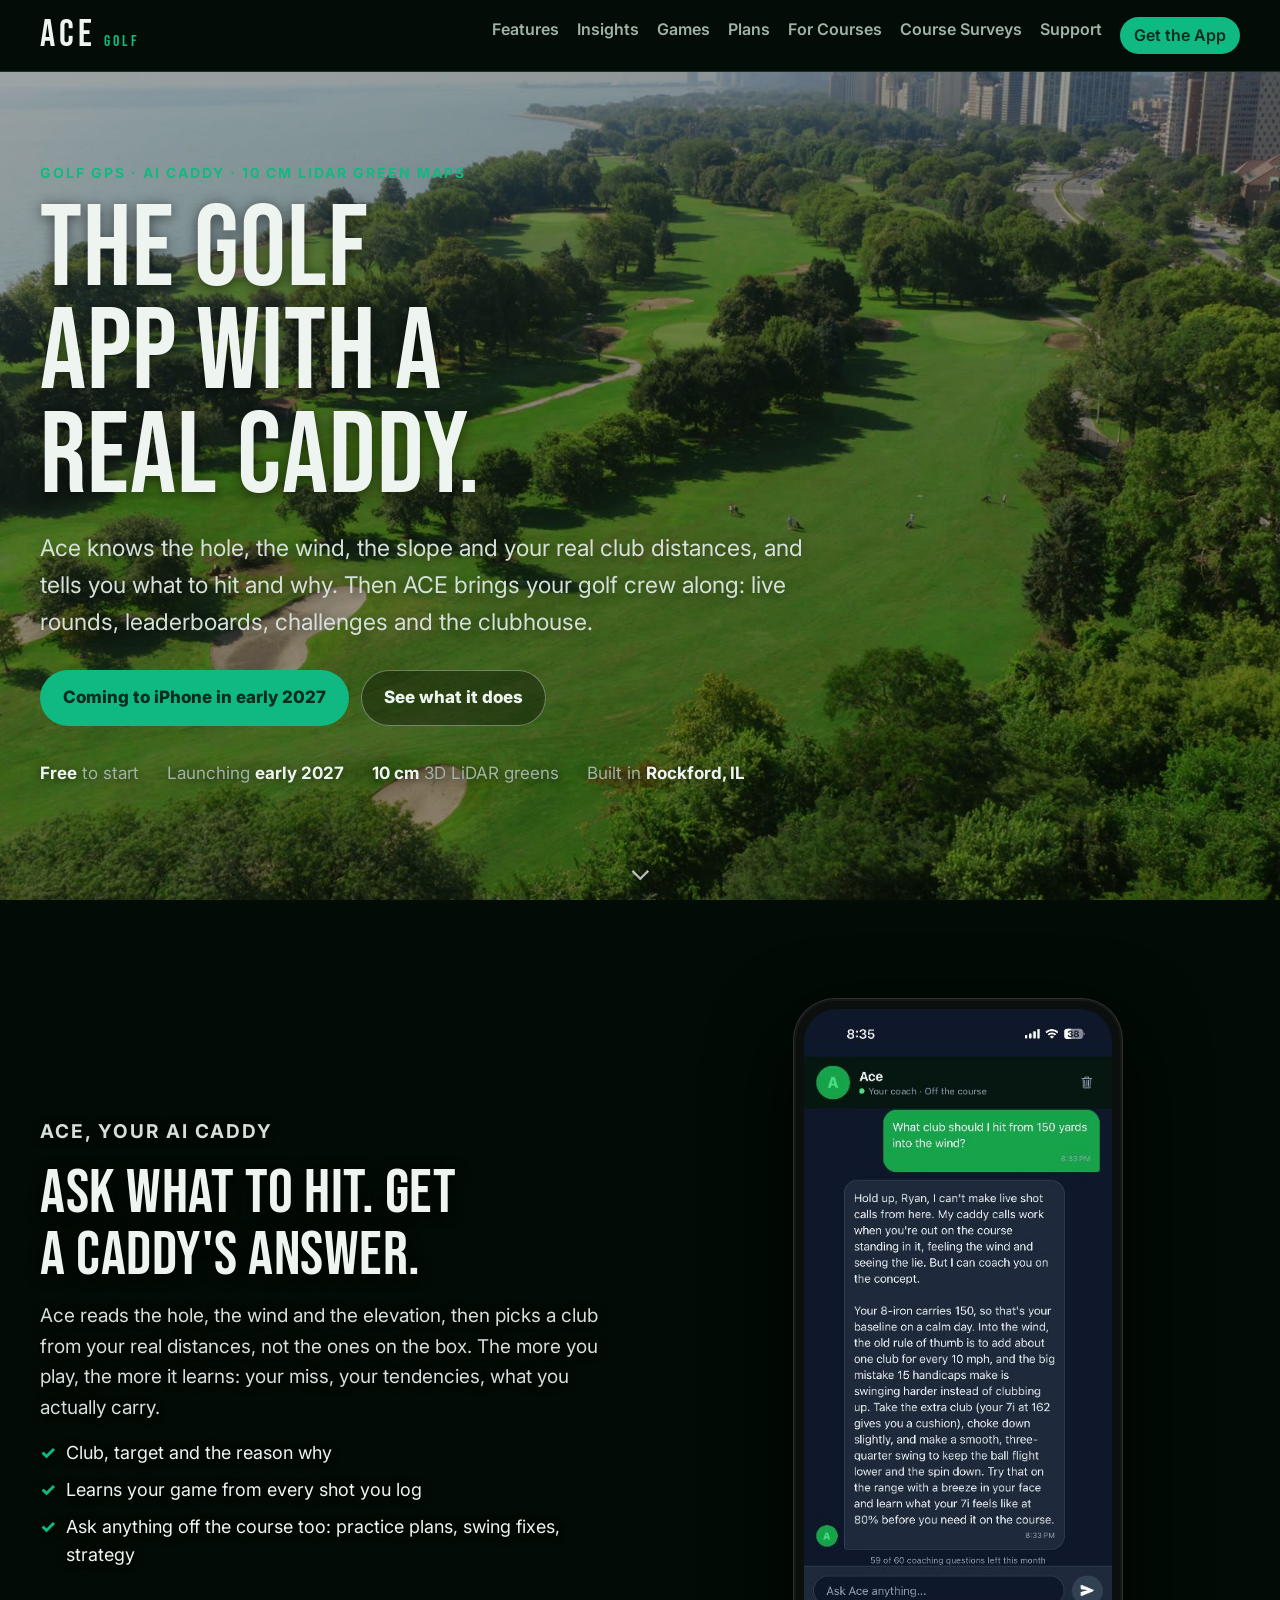
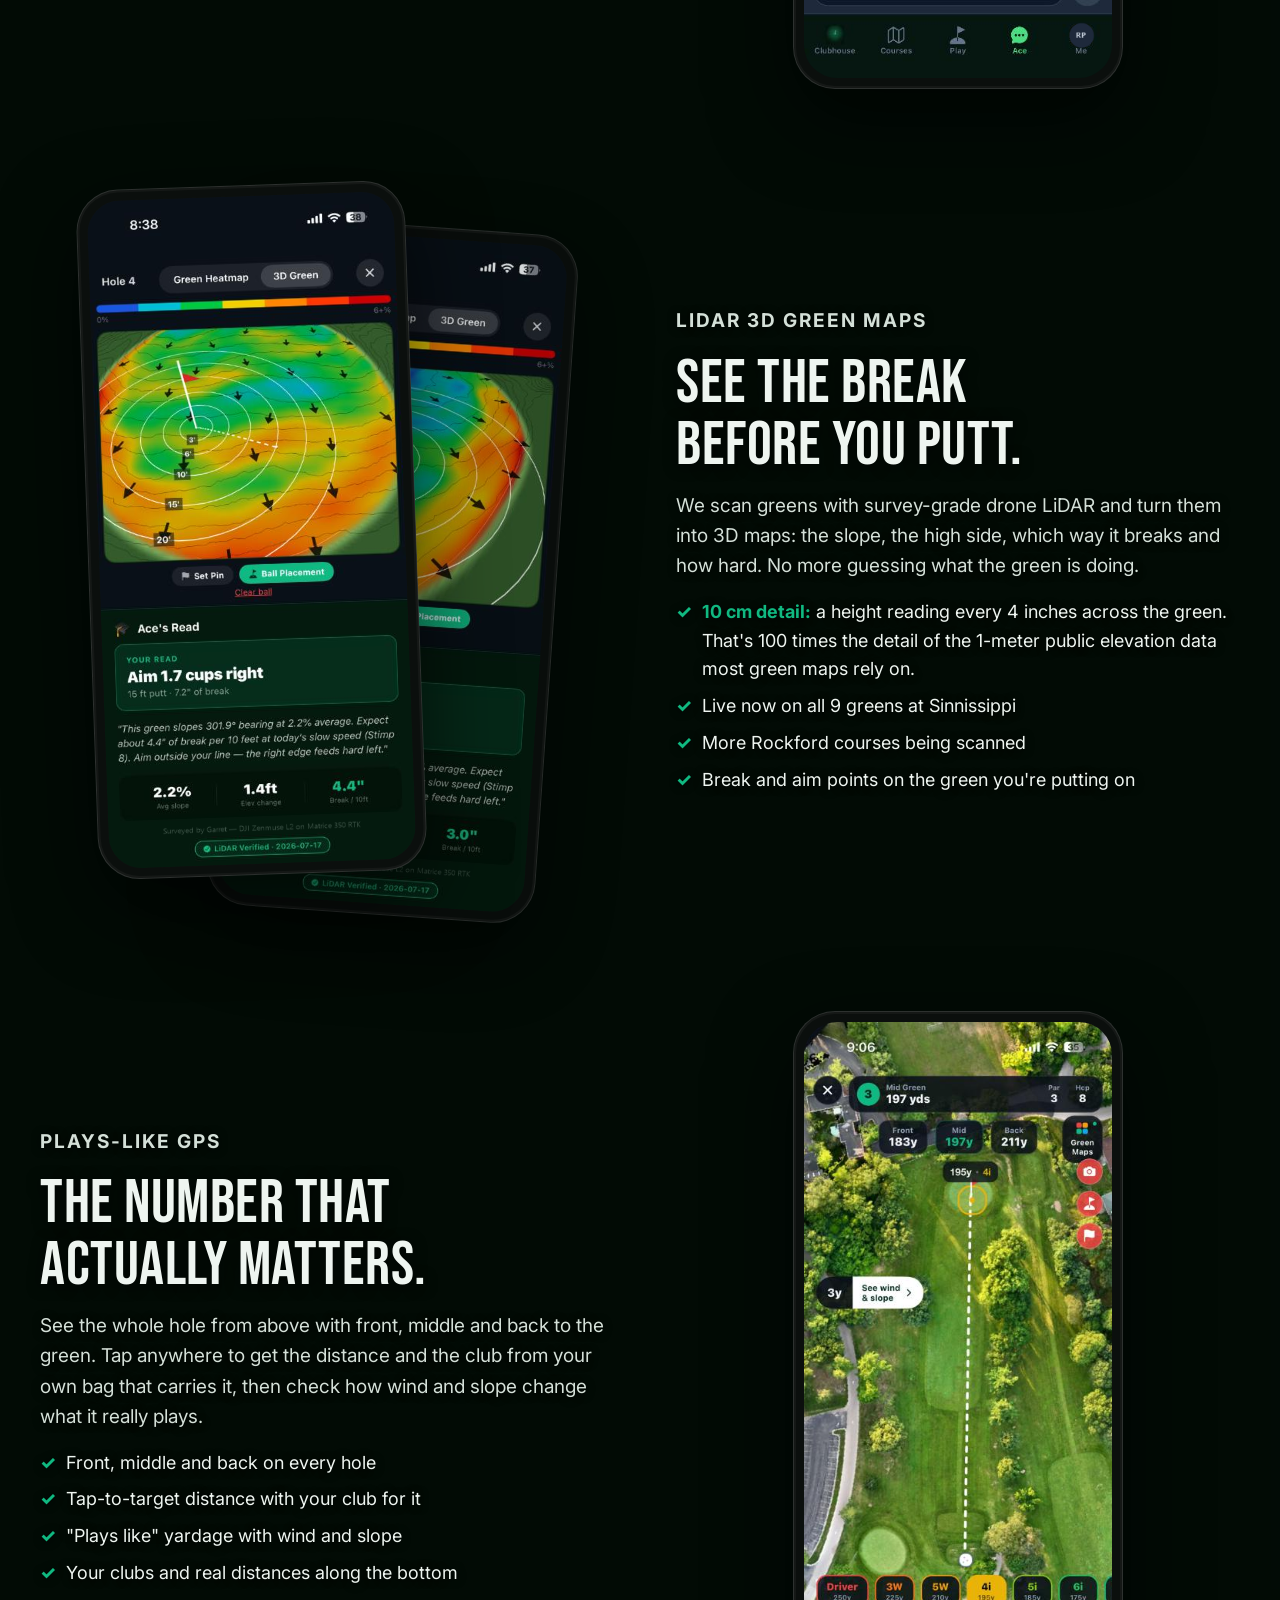
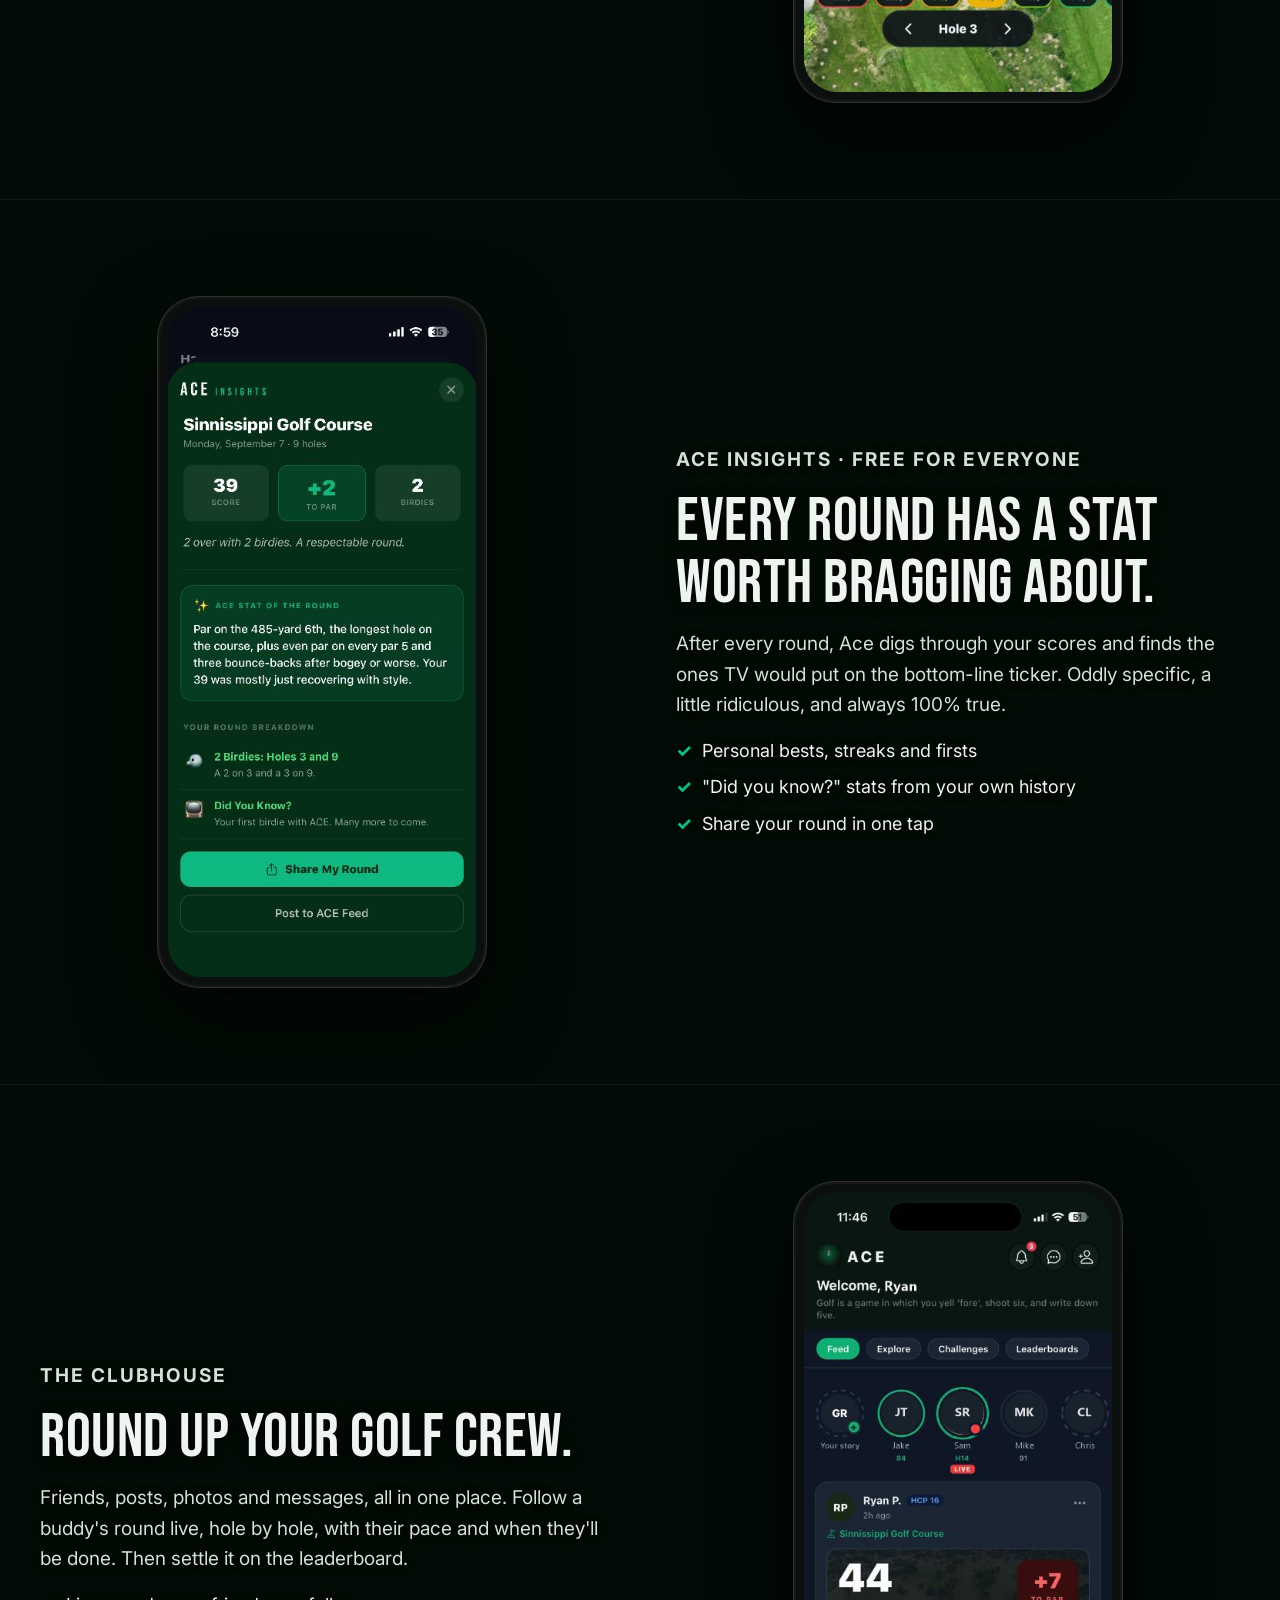
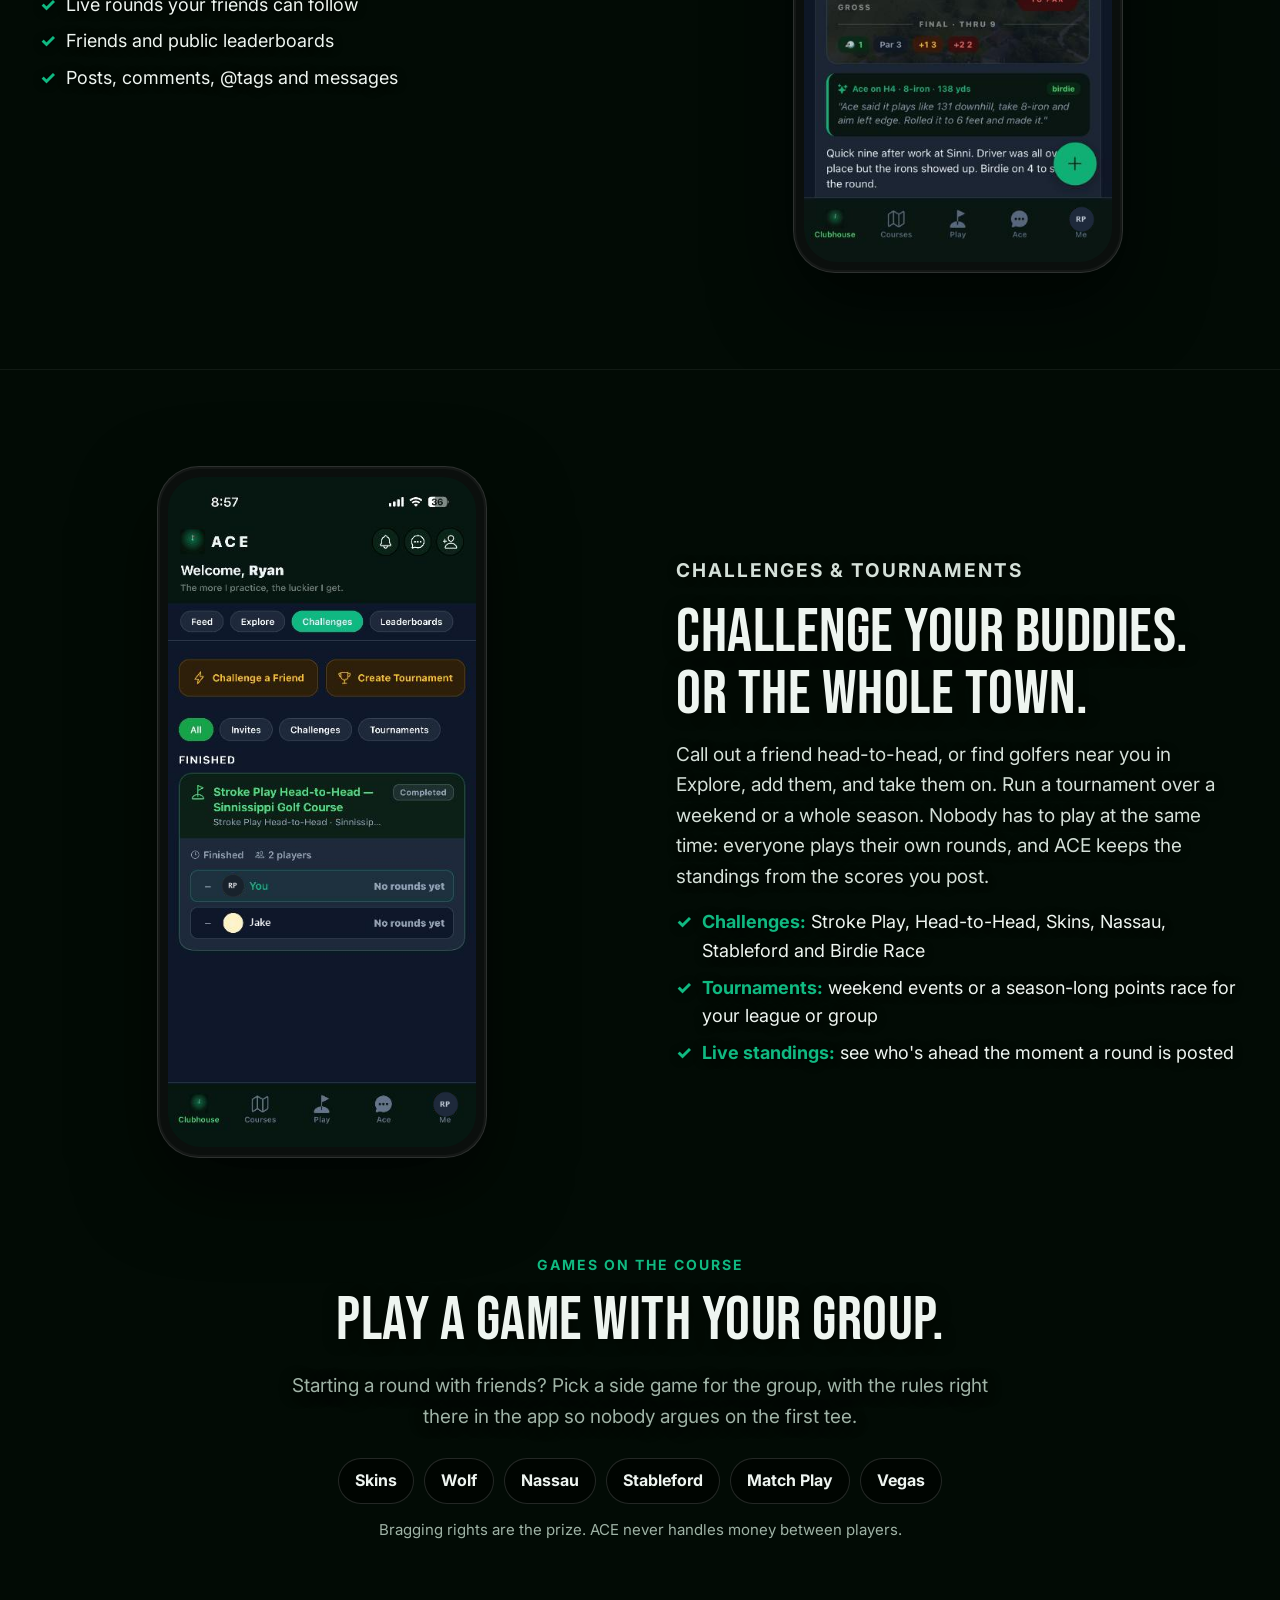
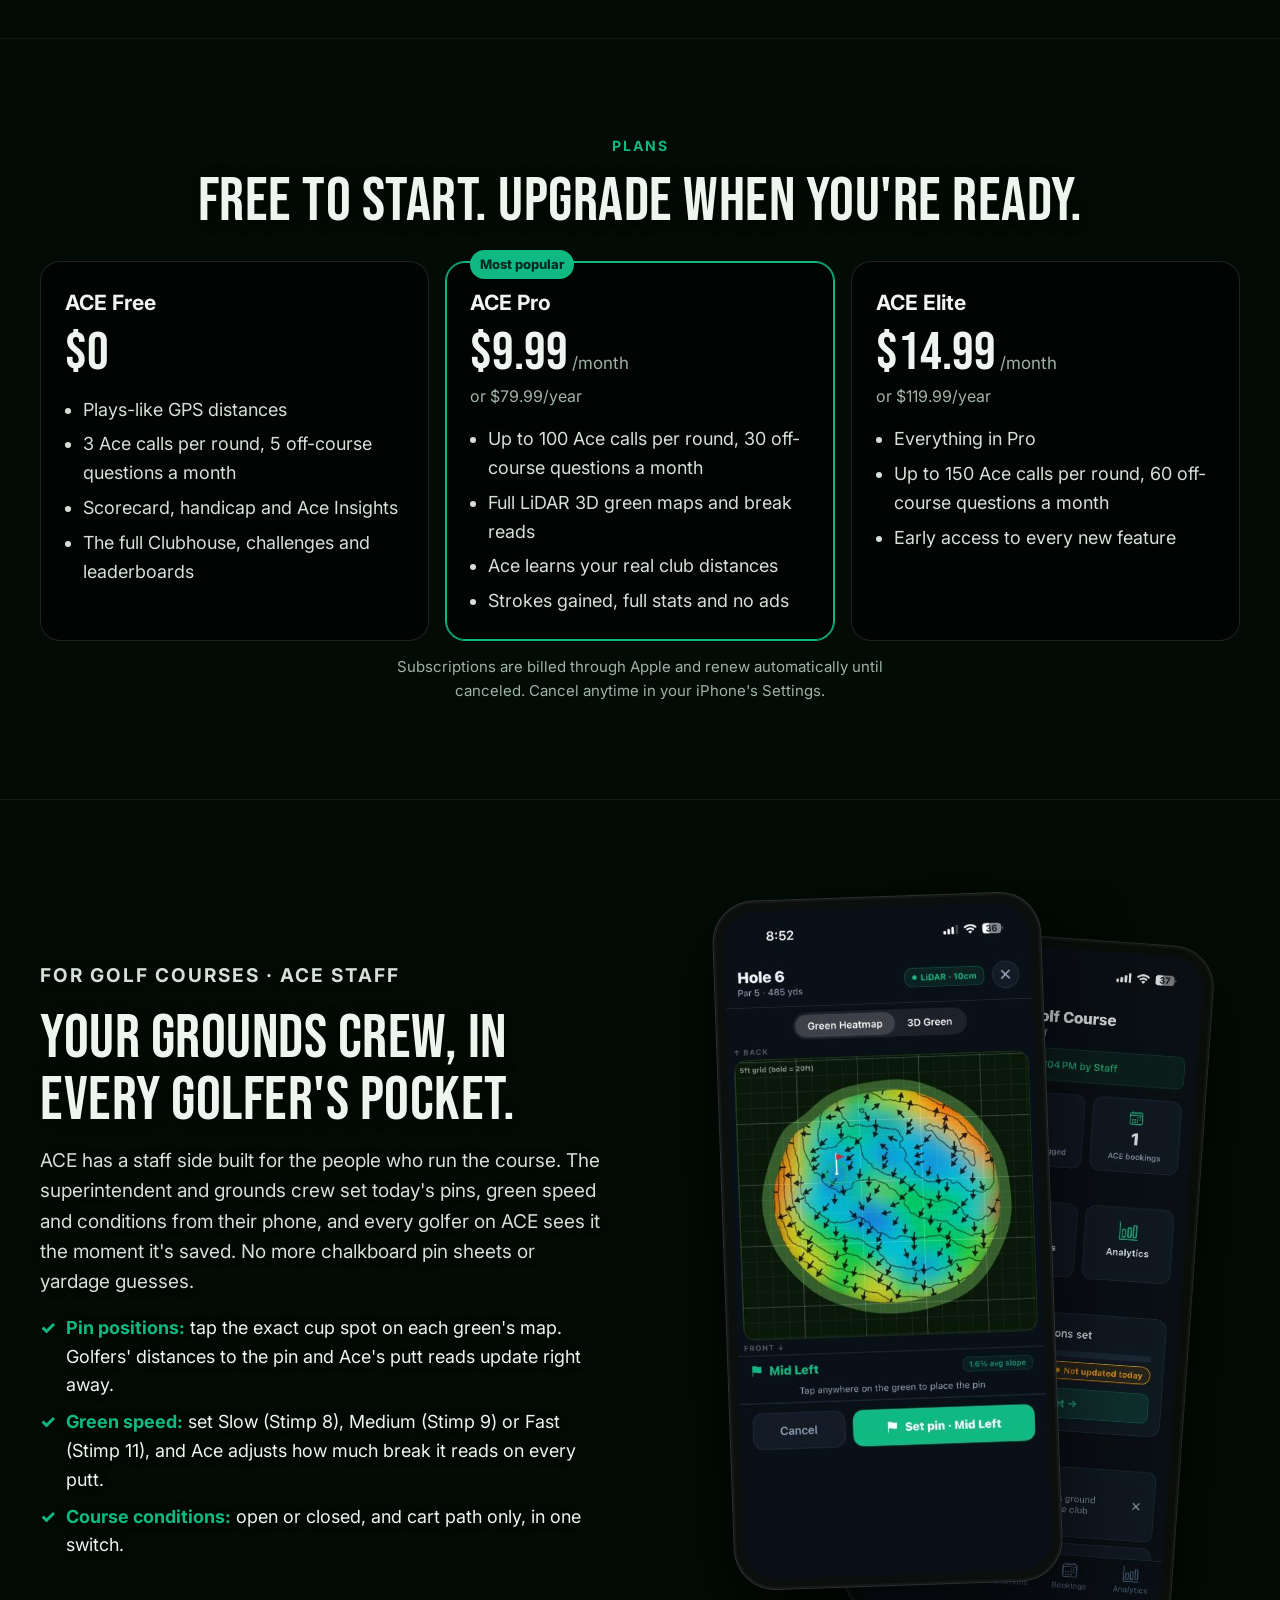
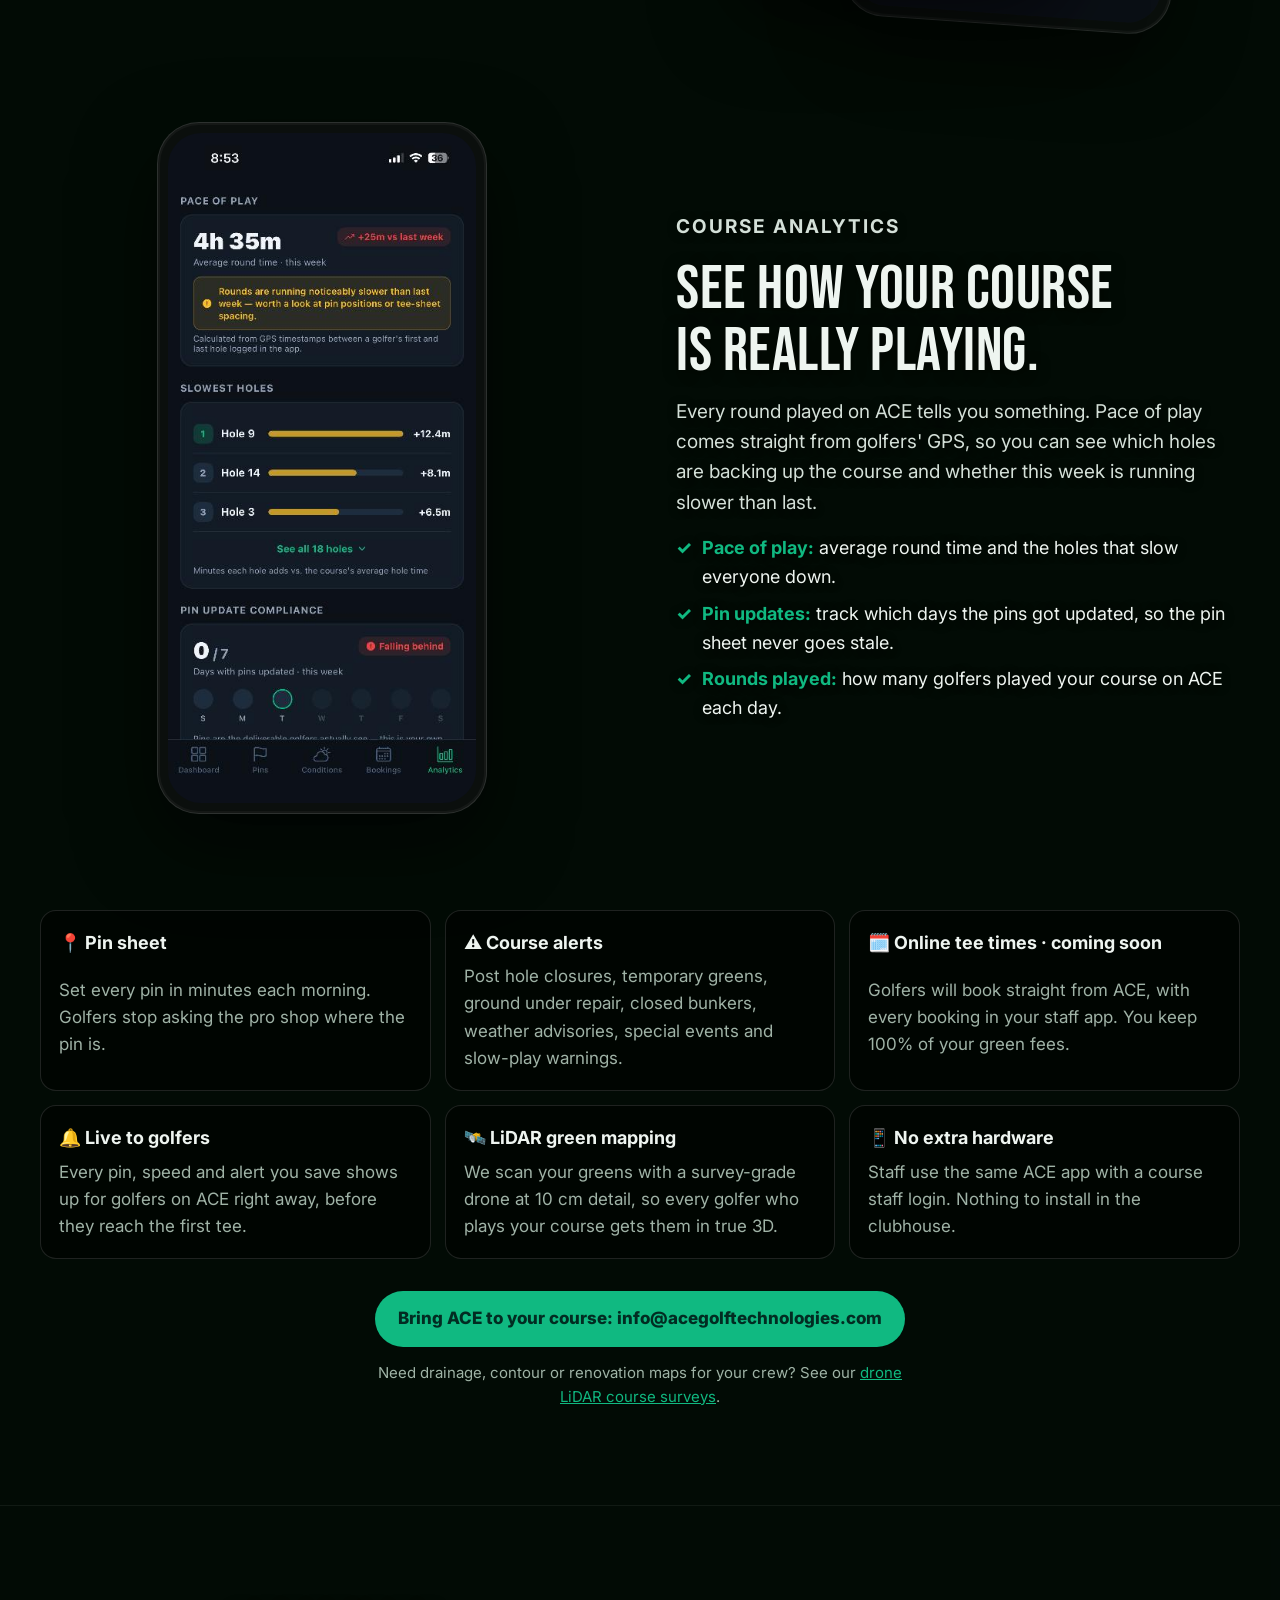
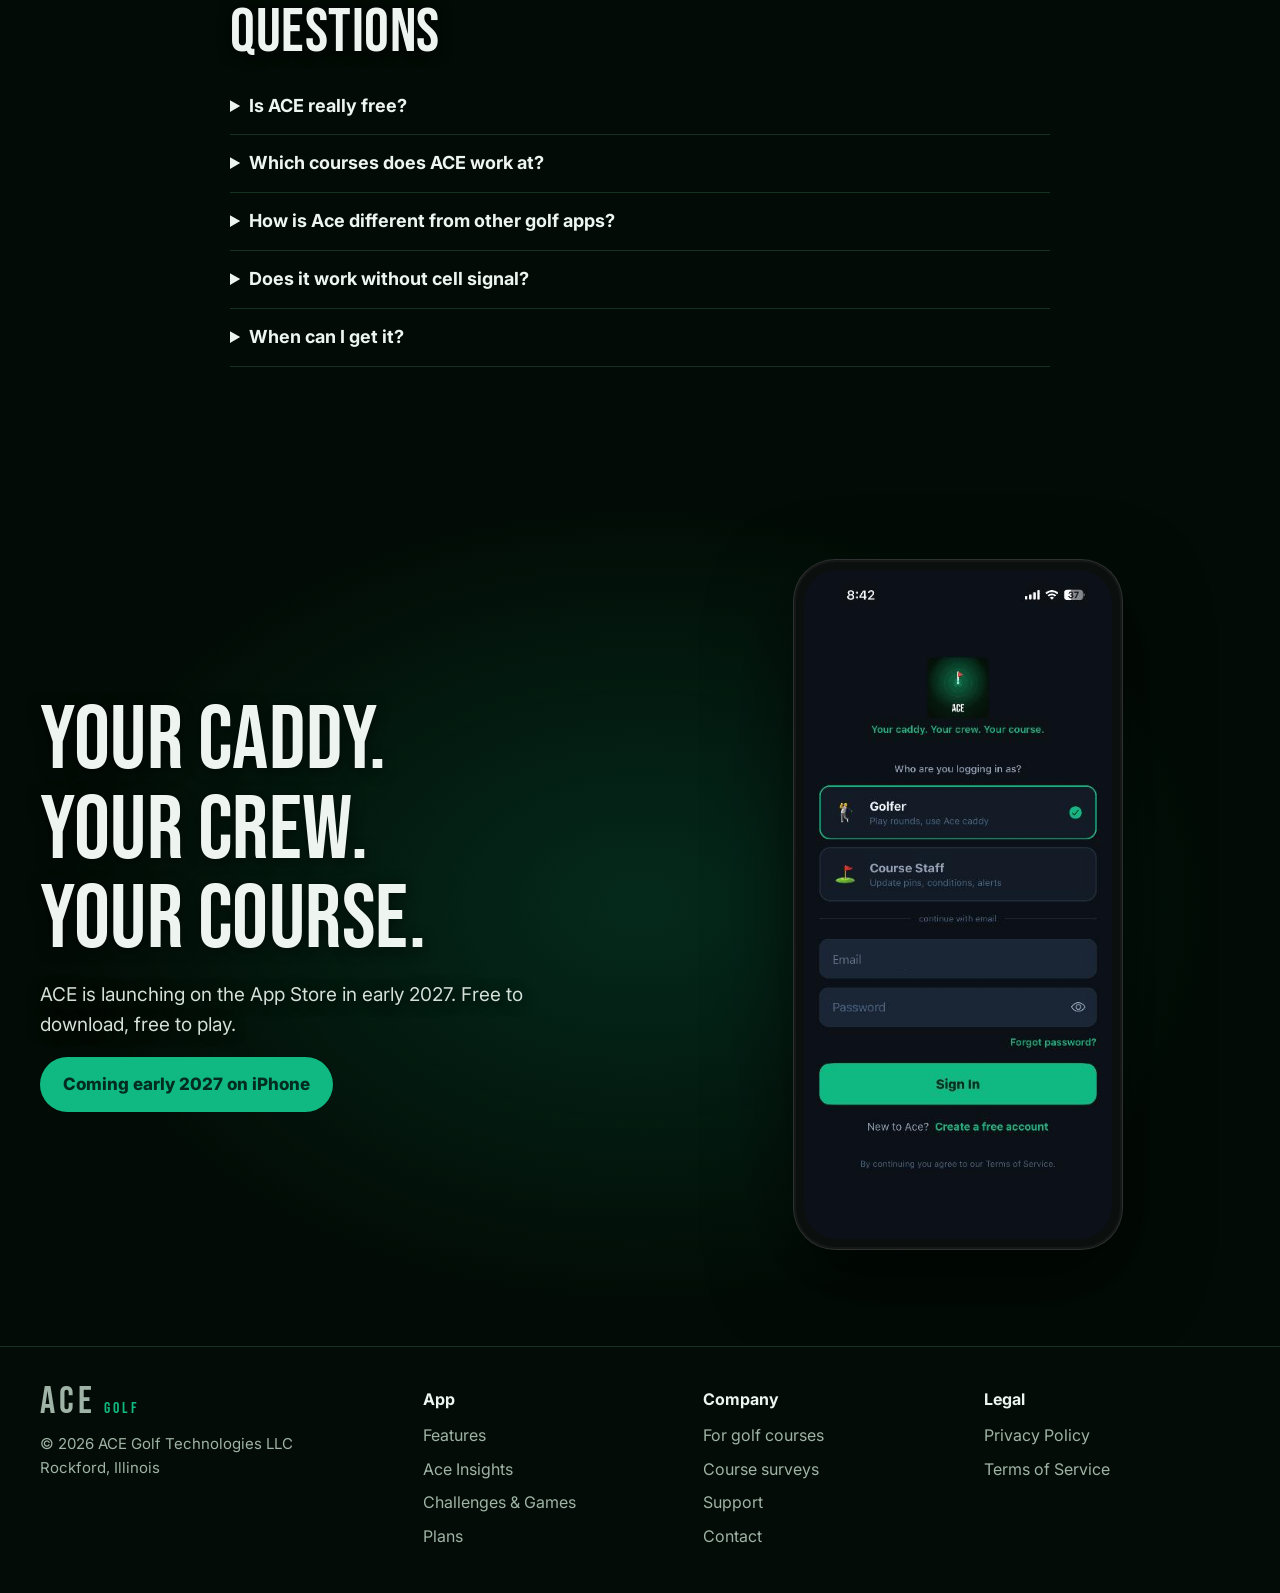
<file: index.html>
<!doctype html>
<html lang="en">
<head>
  <meta charset="utf-8">
  <meta name="viewport" content="width=device-width, initial-scale=1, viewport-fit=cover">
  <title>ACE Golf — The golf app with a real caddy</title>
  <meta name="description" content="ACE is the golf app with an AI caddy, 10 cm LiDAR 3D green maps, plays-like GPS distances, scoring, stats, Ace Insights and a clubhouse for your golf crew. Built in Rockford, Illinois.">
  <link rel="preconnect" href="https://fonts.googleapis.com">
  <link rel="preconnect" href="https://fonts.gstatic.com" crossorigin>
  <link rel="stylesheet" href="https://fonts.googleapis.com/css2?family=Bebas+Neue&family=Inter:wght@400;600;700;800&display=swap">
  <link rel="stylesheet" href="styles.css">
  <link rel="icon" type="image/png" href="/media/favicon.png">
  <link rel="apple-touch-icon" href="/media/apple-touch-icon.png">
  <meta name="theme-color" content="#030c06">
  <link rel="canonical" href="https://acegolftechnologies.com/">
  <meta property="og:type" content="website">
  <meta property="og:site_name" content="ACE Golf">
  <meta property="og:title" content="ACE Golf: the golf app with a real caddy">
  <meta property="og:description" content="An AI caddy, 10 cm LiDAR 3D green maps, plays-like GPS, Ace Insights, challenges and a clubhouse for your golf crew. Built in Rockford, Illinois.">
  <meta property="og:url" content="https://acegolftechnologies.com/">
  <meta property="og:image" content="https://acegolftechnologies.com/media/og-image.jpg">
  <meta property="og:image:width" content="1200">
  <meta property="og:image:height" content="630">
  <meta name="twitter:card" content="summary_large_image">
</head>
<body class="page-home">
  <header class="site-header">
    <div class="wrap">
      <a class="brand" href="index.html"><span class="brand-mark">ACE</span><span class="brand-sub">GOLF</span></a>
      <nav class="nav" aria-label="Main">
        <a href="#features">Features</a>
        <a href="#insights">Insights</a>
        <a href="#games">Games</a>
        <a href="#plans">Plans</a>
        <a href="#courses">For Courses</a>
        <a href="surveys.html">Course Surveys</a>
        <a href="support.html">Support</a>
        <a class="nav-cta" href="#get">Get the App</a>
      </nav>
    </div>
  </header>

  <main>
    <!-- ── Hero: full-screen course flyover ─────────────── -->
    <section class="hero">
      <div class="hero-video" aria-hidden="true">
        <video autoplay muted loop playsinline preload="auto" poster="media/course-poster.jpg">
          <source src="media/course-flyover.mp4" type="video/mp4">
        </video>
      </div>
      <div class="wrap hero-inner">
      <p class="eyebrow">Golf GPS · AI caddy · 10 cm LiDAR green maps</p>
      <h1>The golf app with a real caddy.</h1>
      <p class="lede">Ace knows the hole, the wind, the slope and your real club distances, and tells you what to hit and why. Then ACE brings your golf crew along: live rounds, leaderboards, challenges and the clubhouse.</p>
      <div class="cta-row">
        <a class="btn btn-primary" href="#get">Coming to iPhone in early 2027</a>
        <a class="btn btn-ghost" href="#features">See what it does</a>
      </div>
      <ul class="proof" aria-label="ACE at a glance">
        <li><strong>Free</strong> to start</li>
        <li>Launching <strong>early 2027</strong></li>
        <li><strong>10 cm</strong> 3D LiDAR greens</li>
        <li>Built in <strong>Rockford, IL</strong></li>
      </ul>
      </div>
      <a class="scroll-hint" href="#features" aria-label="Scroll to features">⌄</a>
    </section>

    <!-- ── Feature rows ─────────────────────────────────── -->
    <section id="features" class="section">
    <div class="wrap rows">

      <div class="row">
        <div class="row-text">
          <p class="eyebrow">Ace, your AI caddy</p>
          <h2>Ask what to hit. Get a caddy's answer.</h2>
          <p>Ace reads the hole, the wind and the elevation, then picks a club from your real distances, not the ones on the box. The more you play, the more it learns: your miss, your tendencies, what you actually carry.</p>
          <ul class="ticks"><li>Club, target and the reason why</li><li>Learns your game from every shot you log</li><li>Ask anything off the course too: practice plans, swing fixes, strategy</li></ul>
        </div>
        <div class="phone shot">
          <img src="media/screens/ace-chat.png" width="400" height="870" loading="lazy" alt="Ace chat in the ACE app: a golfer asks what club to hit from 150 yards into the wind, and Ace explains clubbing up from their 8-iron to their 7-iron.">
        </div>
      </div>

      <div class="row flip">
        <div class="row-text">
          <p class="eyebrow">LiDAR 3D green maps</p>
          <h2>See the break before you putt.</h2>
          <p>We scan greens with survey-grade drone LiDAR and turn them into 3D maps: the slope, the high side, which way it breaks and how hard. No more guessing what the green is doing.</p>
          <ul class="ticks"><li><b>10 cm detail:</b> a height reading every 4 inches across the green. That's 100 times the detail of the 1-meter public elevation data most green maps rely on.</li><li>Live now on all 9 greens at Sinnissippi</li><li>More Rockford courses being scanned</li><li>Break and aim points on the green you're putting on</li></ul>
        </div>
        <div class="phone-pair">
          <div class="phone shot back">
            <img src="media/screens/green-hole8.png" width="400" height="870" loading="lazy" alt="LiDAR 3D green map of Sinnissippi hole 8, with Ace's read: aim half a cup left on an 18-foot putt.">
          </div>
          <div class="phone shot front">
            <img src="media/screens/green-hole4.png" width="400" height="870" loading="lazy" alt="LiDAR 3D green map of Sinnissippi hole 4 showing slope colors and break arrows, with Ace's read: aim 1.7 cups right on a 15-foot putt.">
          </div>
        </div>
      </div>

      <div class="row">
        <div class="row-text">
          <p class="eyebrow">Plays-like GPS</p>
          <h2>The number that actually matters.</h2>
          <p>See the whole hole from above with front, middle and back to the green. Tap anywhere to get the distance and the club from your own bag that carries it, then check how wind and slope change what it really plays.</p>
          <ul class="ticks"><li>Front, middle and back on every hole</li><li>Tap-to-target distance with your club for it</li><li>"Plays like" yardage with wind and slope</li><li>Your clubs and real distances along the bottom</li></ul>
        </div>
        <div class="phone shot">
          <img src="media/screens/hole-gps.png" width="400" height="870" loading="lazy" alt="ACE GPS on hole 3, a 197-yard par 3, shown from above with front, middle and back yardages, a target at 195 yards marked 4-iron, and the golfer's clubs with their distances.">
        </div>
      </div>
    </div>
    </section>

    <!-- ── Insights ─────────────────────────────────────── -->
    <section id="insights" class="section alt">
      <div class="wrap row flip">
        <div class="row-text">
          <p class="eyebrow">Ace Insights · free for everyone</p>
          <h2>Every round has a stat worth bragging about.</h2>
          <p>After every round, Ace digs through your scores and finds the ones TV would put on the bottom-line ticker. Oddly specific, a little ridiculous, and always 100% true.</p>
          <ul class="ticks"><li>Personal bests, streaks and firsts</li><li>"Did you know?" stats from your own history</li><li>Share your round in one tap</li></ul>
        </div>
        <div class="phone shot">
          <img src="media/screens/insights.png" width="400" height="870" loading="lazy" alt="Ace Insights after a 9-hole round at Sinnissippi: a 39, two over par with two birdies, and the Ace stat of the round about parring the 485-yard 6th.">
        </div>
      </div>
    </section>

    <!-- ── Clubhouse ────────────────────────────────────── -->
    <section class="section">
      <div class="wrap row">
        <div class="row-text">
          <p class="eyebrow">The Clubhouse</p>
          <h2>Round up your golf crew.</h2>
          <p>Friends, posts, photos and messages, all in one place. Follow a buddy's round live, hole by hole, with their pace and when they'll be done. Then settle it on the leaderboard.</p>
          <ul class="ticks"><li>Live rounds your friends can follow</li><li>Friends and public leaderboards</li><li>Posts, comments, @tags and messages</li></ul>
        </div>
        <div class="phone shot">
          <img src="media/screens/clubhouse.png" width="400" height="870" loading="lazy" alt="The ACE Clubhouse feed: friends' stories along the top with one golfer live on hole 14, and a posted 9-hole round of 44 at Sinnissippi with the Ace call that led to a birdie.">
        </div>
      </div>
    </section>

    <!-- ── Games ────────────────────────────────────────── -->
    <section id="games" class="section alt">
    <div class="wrap rows">
      <div class="row flip">
        <div class="row-text">
          <p class="eyebrow">Challenges &amp; tournaments</p>
          <h2>Challenge your buddies. Or the whole town.</h2>
          <p>Call out a friend head-to-head, or find golfers near you in Explore, add them, and take them on. Run a tournament over a weekend or a whole season. Nobody has to play at the same time: everyone plays their own rounds, and ACE keeps the standings from the scores you post.</p>
          <ul class="ticks">
            <li><b>Challenges:</b> Stroke Play, Head-to-Head, Skins, Nassau, Stableford and Birdie Race</li>
            <li><b>Tournaments:</b> weekend events or a season-long points race for your league or group</li>
            <li><b>Live standings:</b> see who's ahead the moment a round is posted</li>
          </ul>
        </div>
        <div class="phone shot">
          <img src="media/screens/challenges.png" width="400" height="870" loading="lazy" alt="The Challenges tab in the ACE Clubhouse, with buttons to challenge a friend or create a tournament, and a finished stroke play head-to-head at Sinnissippi Golf Course.">
        </div>
      </div>

      <div class="center-block games-block">
        <p class="eyebrow">Games on the course</p>
        <h2>Play a game with your group.</h2>
        <p class="lede narrow">Starting a round with friends? Pick a side game for the group, with the rules right there in the app so nobody argues on the first tee.</p>
        <ul class="games">
          <li>Skins</li><li>Wolf</li><li>Nassau</li><li>Stableford</li><li>Match Play</li><li>Vegas</li>
        </ul>
        <p class="fine">Bragging rights are the prize. ACE never handles money between players.</p>
      </div>
    </div>
    </section>

    <!-- ── Plans ────────────────────────────────────────── -->
    <section id="plans" class="section">
    <div class="wrap center-block">
      <p class="eyebrow">Plans</p>
      <h2>Free to start. Upgrade when you're ready.</h2>
      <div class="plans">
        <div class="plan">
          <h3>ACE Free</h3>
          <p class="price">$0</p>
          <ul>
            <li>Plays-like GPS distances</li>
            <li>3 Ace calls per round, 5 off-course questions a month</li>
            <li>Scorecard, handicap and Ace Insights</li>
            <li>The full Clubhouse, challenges and leaderboards</li>
          </ul>
        </div>
        <div class="plan featured">
          <span class="plan-badge">Most popular</span>
          <h3>ACE Pro</h3>
          <p class="price">$9.99<span>/month</span></p>
          <p class="price-alt">or $79.99/year</p>
          <ul>
            <li>Up to 100 Ace calls per round, 30 off-course questions a month</li>
            <li>Full LiDAR 3D green maps and break reads</li>
            <li>Ace learns your real club distances</li>
            <li>Strokes gained, full stats and no ads</li>
          </ul>
        </div>
        <div class="plan">
          <h3>ACE Elite</h3>
          <p class="price">$14.99<span>/month</span></p>
          <p class="price-alt">or $119.99/year</p>
          <ul>
            <li>Everything in Pro</li>
            <li>Up to 150 Ace calls per round, 60 off-course questions a month</li>
            <li>Early access to every new feature</li>
          </ul>
        </div>
      </div>
      <p class="fine">Subscriptions are billed through Apple and renew automatically until canceled. Cancel anytime in your iPhone's Settings.</p>
    </div>
    </section>

    <!-- ── For courses ──────────────────────────────────── -->
    <section id="courses" class="section alt">
    <div class="wrap rows">
      <div class="row">
        <div class="row-text">
          <p class="eyebrow">For golf courses · ACE Staff</p>
          <h2>Your grounds crew, in every golfer's pocket.</h2>
          <p>ACE has a staff side built for the people who run the course. The superintendent and grounds crew set today's pins, green speed and conditions from their phone, and every golfer on ACE sees it the moment it's saved. No more chalkboard pin sheets or yardage guesses.</p>
          <ul class="ticks">
            <li><b>Pin positions:</b> tap the exact cup spot on each green's map. Golfers' distances to the pin and Ace's putt reads update right away.</li>
            <li><b>Green speed:</b> set Slow (Stimp 8), Medium (Stimp 9) or Fast (Stimp 11), and Ace adjusts how much break it reads on every putt.</li>
            <li><b>Course conditions:</b> open or closed, and cart path only, in one switch.</li>
          </ul>
        </div>
        <div class="phone-pair">
          <div class="phone shot back">
            <img src="media/screens/staff-dashboard.png" width="400" height="870" loading="lazy" alt="The ACE staff dashboard for Sinnissippi Golf Course, with quick actions for pins, conditions and analytics, pin sheet progress and active course alerts.">
          </div>
          <div class="phone shot front">
            <img src="media/screens/staff-pin.png" width="400" height="870" loading="lazy" alt="Setting the pin on hole 6 in the ACE staff app: the LiDAR green heatmap with slope arrows, a flag placed mid left, and a Set pin button.">
          </div>
        </div>
      </div>

      <div class="row flip">
        <div class="row-text">
          <p class="eyebrow">Course analytics</p>
          <h2>See how your course is really playing.</h2>
          <p>Every round played on ACE tells you something. Pace of play comes straight from golfers' GPS, so you can see which holes are backing up the course and whether this week is running slower than last.</p>
          <ul class="ticks">
            <li><b>Pace of play:</b> average round time and the holes that slow everyone down.</li>
            <li><b>Pin updates:</b> track which days the pins got updated, so the pin sheet never goes stale.</li>
            <li><b>Rounds played:</b> how many golfers played your course on ACE each day.</li>
          </ul>
        </div>
        <div class="phone shot">
          <img src="media/screens/staff-analytics.png" width="400" height="870" loading="lazy" alt="ACE staff analytics showing average pace of play, the slowest holes, and pin update compliance for the week.">
        </div>
      </div>

      <div class="staff-more">
      <div class="course-grid">
        <div class="mini-card"><b>📍 Pin sheet</b><span>Set every pin in minutes each morning. Golfers stop asking the pro shop where the pin is.</span></div>
        <div class="mini-card"><b>⚠️ Course alerts</b><span>Post hole closures, temporary greens, ground under repair, closed bunkers, weather advisories, special events and slow-play warnings.</span></div>
        <div class="mini-card"><b>🗓️ Online tee times · coming soon</b><span>Golfers will book straight from ACE, with every booking in your staff app. You keep 100% of your green fees.</span></div>
        <div class="mini-card"><b>🔔 Live to golfers</b><span>Every pin, speed and alert you save shows up for golfers on ACE right away, before they reach the first tee.</span></div>
        <div class="mini-card"><b>🛰️ LiDAR green mapping</b><span>We scan your greens with a survey-grade drone at 10 cm detail, so every golfer who plays your course gets them in true 3D.</span></div>
        <div class="mini-card"><b>📱 No extra hardware</b><span>Staff use the same ACE app with a course staff login. Nothing to install in the clubhouse.</span></div>
      </div>
      <div class="center-cta">
        <a class="btn btn-primary" href="mailto:info@acegolftechnologies.com">Bring ACE to your course: info@acegolftechnologies.com</a>
        <p class="fine">Need drainage, contour or renovation maps for your crew? See our <a href="surveys.html">drone LiDAR course surveys</a>.</p>
      </div>
      </div>
    </div>
    </section>

    <!-- ── FAQ ──────────────────────────────────────────── -->
    <section class="section">
    <div class="wrap faq">
      <h2>Questions</h2>
      <details><summary>Is ACE really free?</summary><p>Yes. GPS distances, scoring, handicap tracking, Ace Insights, the Clubhouse, challenges and a few Ace calls every round are free. Pro and Elite add more Ace, full 3D green maps and deeper stats.</p></details>
      <details><summary>Which courses does ACE work at?</summary><p>ACE launches in early 2027, and we're building out course coverage across the U.S. for launch. LiDAR 3D greens are already live at Sinnissippi in Rockford, Illinois, with more courses being scanned.</p></details>
      <details><summary>How is Ace different from other golf apps?</summary><p>Most apps give you a number. Ace gives you a decision: the club, the target and the reason, based on the elevation, the wind and the distances you actually hit, and it keeps learning your game.</p></details>
      <details><summary>Does it work without cell signal?</summary><p>Your round, scores and shots save on your phone as you play and back up to your account when you're back in signal.</p></details>
      <details><summary>When can I get it?</summary><p>ACE is launching on the App Store for iPhone in early 2027. Email <a href="mailto:info@acegolftechnologies.com">info@acegolftechnologies.com</a> if you'd like to hear when it's out.</p></details>
    </div>
    </section>

    <!-- ── Final CTA ────────────────────────────────────── -->
    <section id="get" class="section final">
    <div class="wrap row final-cta">
      <div class="row-text">
        <h2>Your caddy. Your crew. Your course.</h2>
        <p class="lede">ACE is launching on the App Store in early 2027. Free to download, free to play.</p>
        <span class="btn btn-primary btn-static">Coming early 2027 on iPhone</span>
      </div>
      <div class="phone shot">
        <img src="media/screens/login.png" width="400" height="870" loading="lazy" alt="The ACE app sign-in screen with the tagline: Your caddy. Your crew. Your course.">
      </div>
    </div>
    </section>
  </main>

  <footer class="site-footer">
    <div class="wrap footer-cols">
      <div>
        <a class="brand" href="index.html"><span class="brand-mark">ACE</span><span class="brand-sub">GOLF</span></a>
        <p class="foot-note">© 2026 ACE Golf Technologies LLC<br>Rockford, Illinois</p>
      </div>
      <div>
        <h4>App</h4>
        <a href="#features">Features</a>
        <a href="#insights">Ace Insights</a>
        <a href="#games">Challenges &amp; Games</a>
        <a href="#plans">Plans</a>
      </div>
      <div>
        <h4>Company</h4>
        <a href="#courses">For golf courses</a>
        <a href="surveys.html">Course surveys</a>
        <a href="support.html">Support</a>
        <a href="mailto:info@acegolftechnologies.com">Contact</a>
      </div>
      <div>
        <h4>Legal</h4>
        <a href="privacy.html">Privacy Policy</a>
        <a href="terms.html">Terms of Service</a>
      </div>
    </div>
  </footer>
  <button class="to-top" type="button" aria-label="Back to top" hidden>↑</button>
  <script>
    (function () {
      var btn = document.querySelector('.to-top');
      var onScroll = function () { btn.hidden = window.scrollY < 600; };
      window.addEventListener('scroll', onScroll, { passive: true });
      onScroll();
      btn.addEventListener('click', function () {
        var reduce = window.matchMedia('(prefers-reduced-motion: reduce)').matches;
        window.scrollTo({ top: 0, behavior: reduce ? 'auto' : 'smooth' });
      });
    })();
  </script>
</body>
</html>
</file>
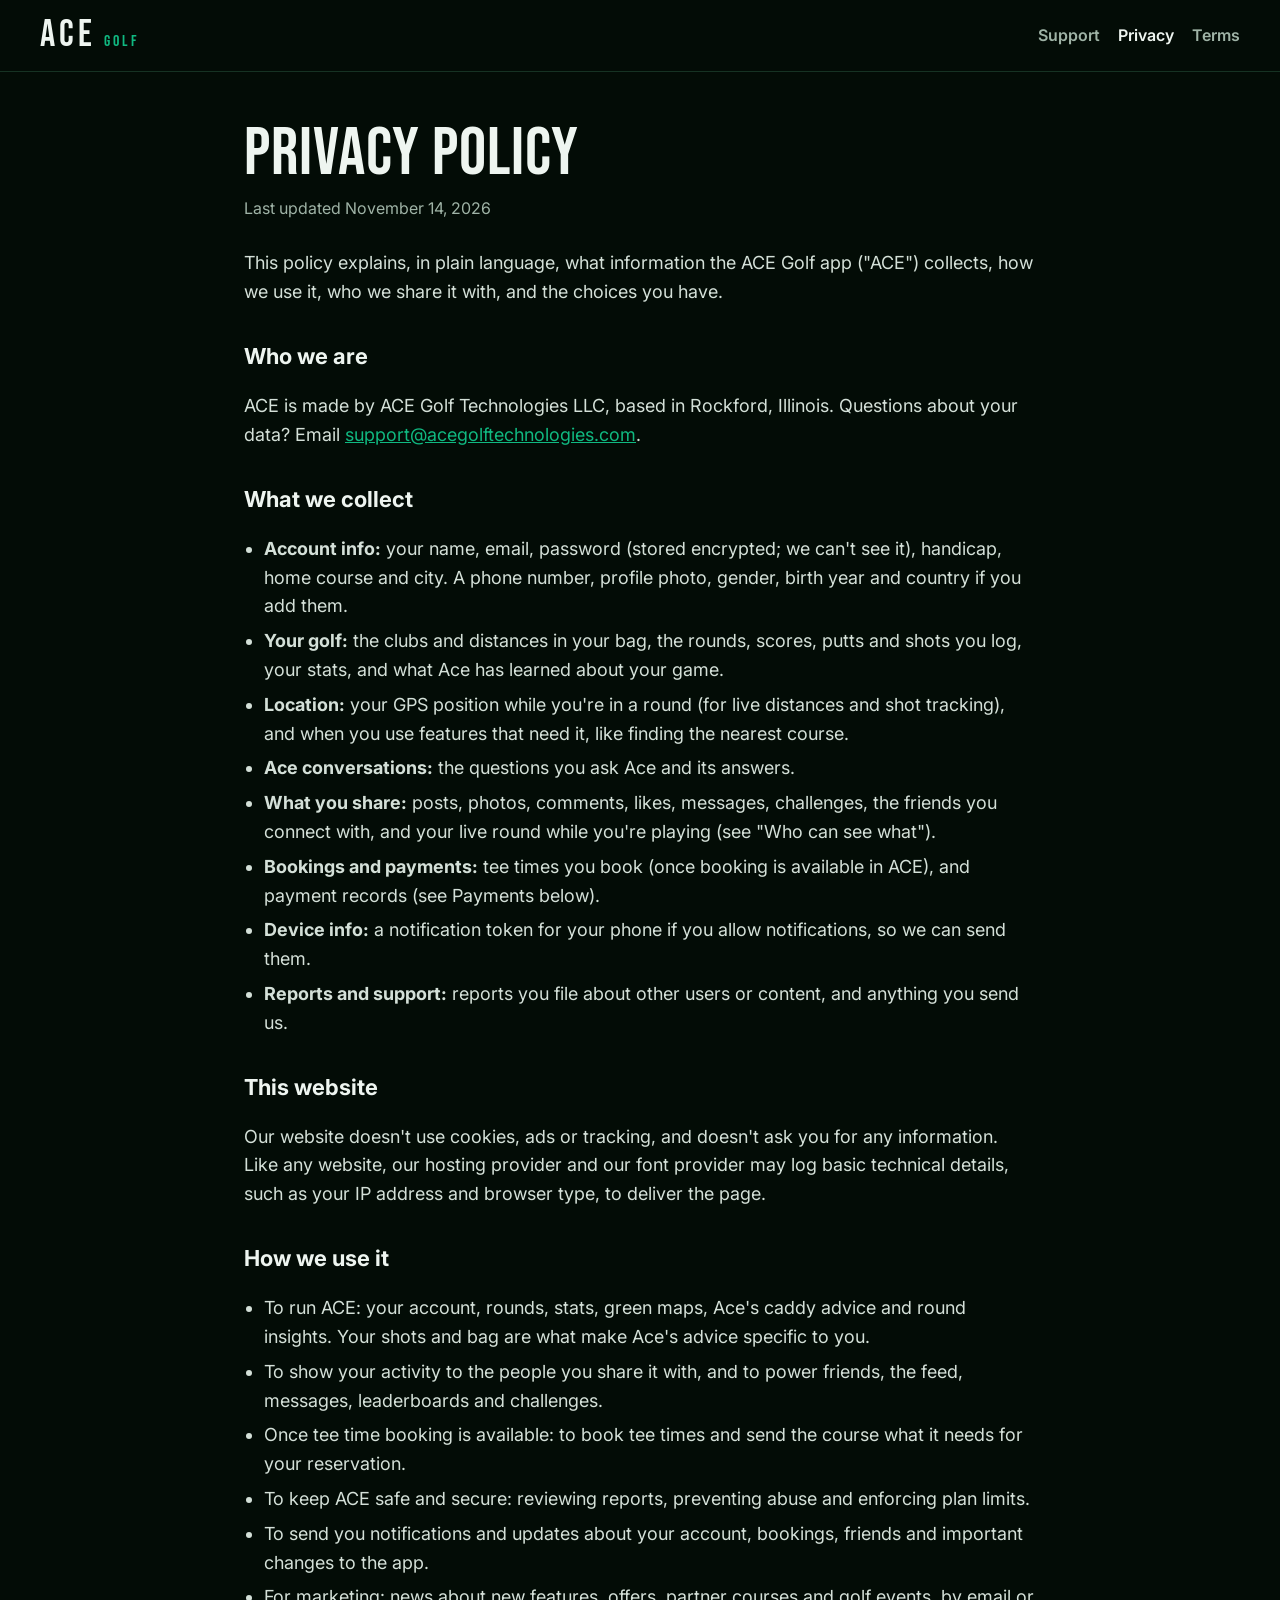
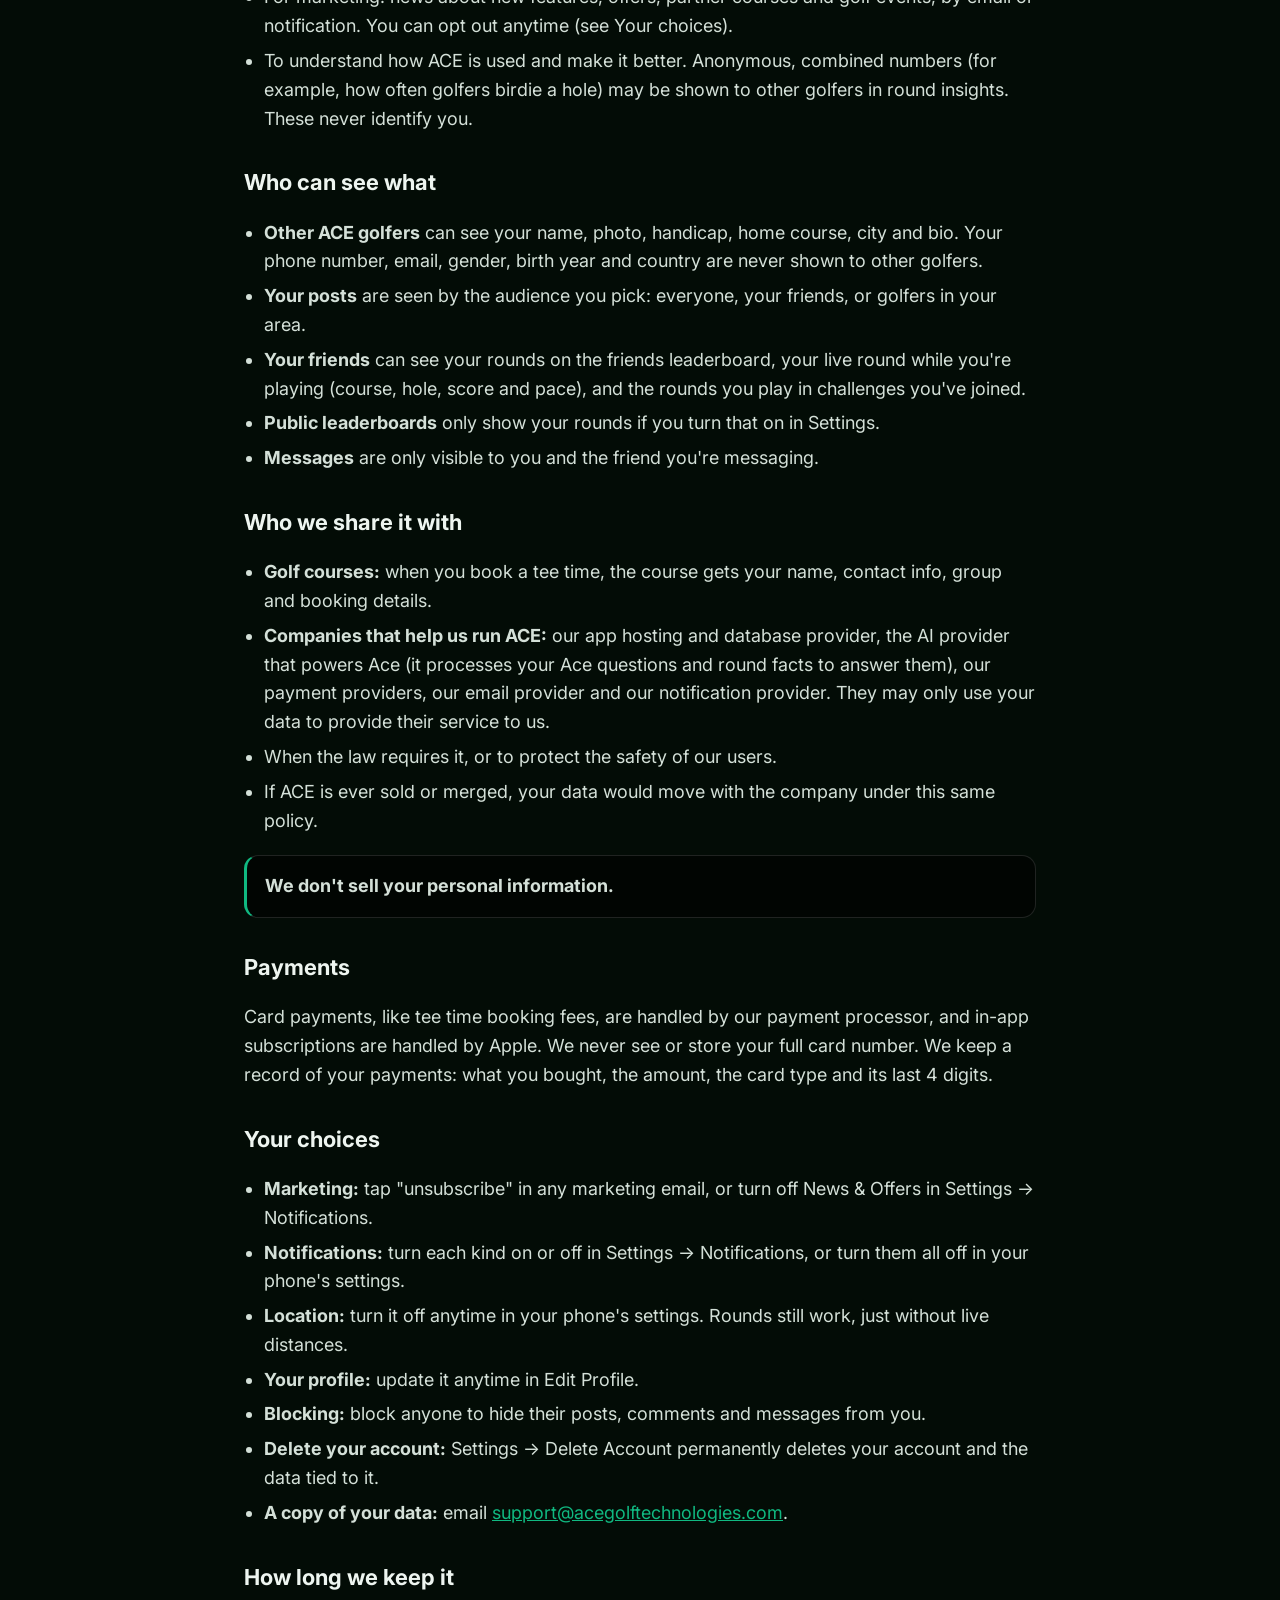
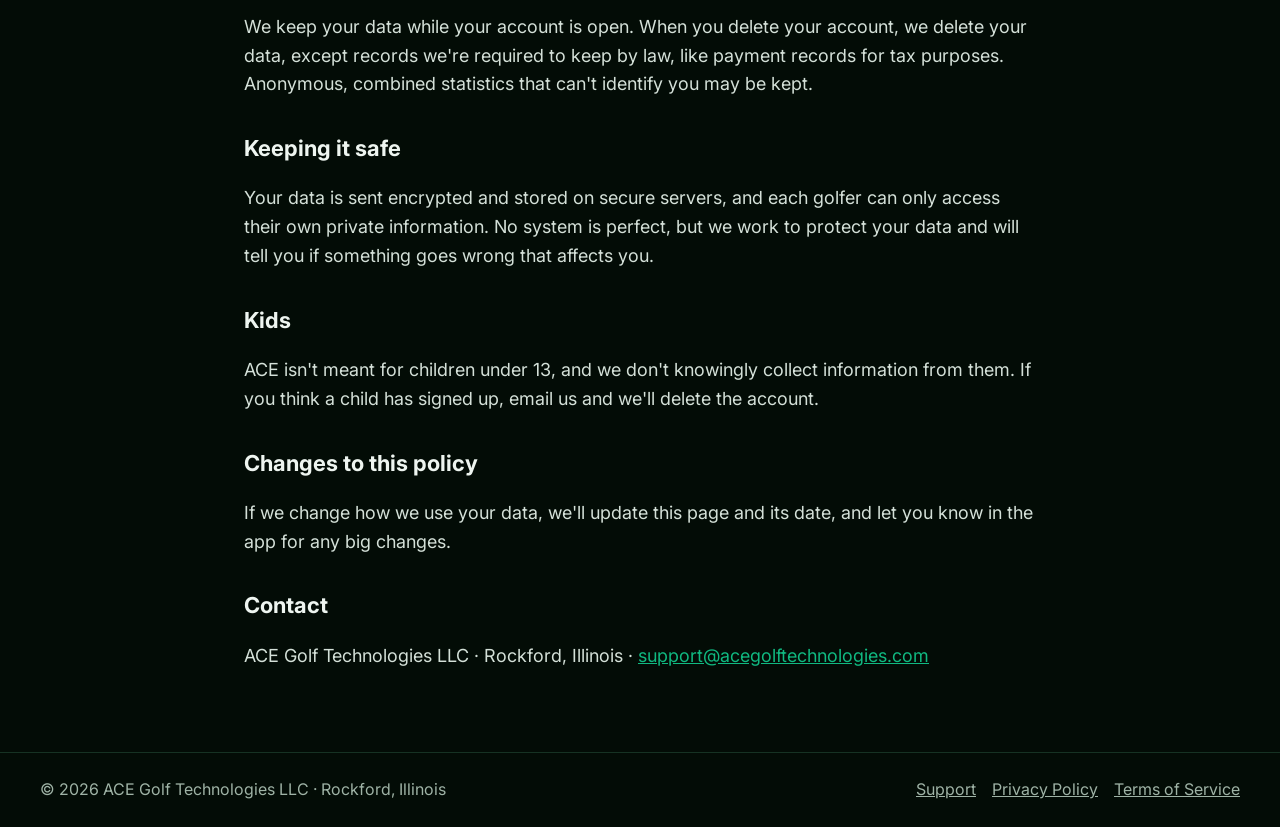
<file: privacy.html>
<!doctype html>
<html lang="en">
<head>
  <meta charset="utf-8">
  <meta name="viewport" content="width=device-width, initial-scale=1, viewport-fit=cover">
  <title>Privacy Policy — ACE Golf</title>
  <meta name="description" content="How ACE Golf collects, uses and protects your information.">
  <link rel="preconnect" href="https://fonts.googleapis.com">
  <link rel="preconnect" href="https://fonts.gstatic.com" crossorigin>
  <link rel="stylesheet" href="https://fonts.googleapis.com/css2?family=Bebas+Neue&family=Inter:wght@400;600;700&display=swap">
  <link rel="stylesheet" href="styles.css">
  <link rel="icon" type="image/png" href="/media/favicon.png">
  <link rel="apple-touch-icon" href="/media/apple-touch-icon.png">
  <meta name="theme-color" content="#030c06">
</head>
<body class="page-doc">
  <header class="site-header">
    <div class="wrap">
      <a class="brand" href="index.html"><span class="brand-mark">ACE</span><span class="brand-sub">GOLF</span></a>
      <nav class="nav" aria-label="Main">
        <a href="support.html">Support</a>
        <a href="privacy.html" aria-current="page">Privacy</a>
        <a href="terms.html">Terms</a>
      </nav>
    </div>
  </header>

  <main class="wrap">
    <article class="doc">
      <h1>Privacy Policy</h1>
      <p class="updated">Last updated November 14, 2026</p>

      <p>This policy explains, in plain language, what information the ACE Golf app ("ACE") collects, how we use it, who we share it with, and the choices you have.</p>

      <h2>Who we are</h2>
      <p>ACE is made by ACE Golf Technologies LLC, based in Rockford, Illinois. Questions about your data? Email <a href="mailto:support@acegolftechnologies.com">support@acegolftechnologies.com</a>.</p>

      <h2>What we collect</h2>
      <ul>
        <li><strong>Account info:</strong> your name, email, password (stored encrypted; we can't see it), handicap, home course and city. A phone number, profile photo, gender, birth year and country if you add them.</li>
        <li><strong>Your golf:</strong> the clubs and distances in your bag, the rounds, scores, putts and shots you log, your stats, and what Ace has learned about your game.</li>
        <li><strong>Location:</strong> your GPS position while you're in a round (for live distances and shot tracking), and when you use features that need it, like finding the nearest course.</li>
        <li><strong>Ace conversations:</strong> the questions you ask Ace and its answers.</li>
        <li><strong>What you share:</strong> posts, photos, comments, likes, messages, challenges, the friends you connect with, and your live round while you're playing (see "Who can see what").</li>
        <li><strong>Bookings and payments:</strong> tee times you book (once booking is available in ACE), and payment records (see Payments below).</li>
        <li><strong>Device info:</strong> a notification token for your phone if you allow notifications, so we can send them.</li>
        <li><strong>Reports and support:</strong> reports you file about other users or content, and anything you send us.</li>
      </ul>

      <h2>This website</h2>
      <p>Our website doesn't use cookies, ads or tracking, and doesn't ask you for any information. Like any website, our hosting provider and our font provider may log basic technical details, such as your IP address and browser type, to deliver the page.</p>

      <h2>How we use it</h2>
      <ul>
        <li>To run ACE: your account, rounds, stats, green maps, Ace's caddy advice and round insights. Your shots and bag are what make Ace's advice specific to you.</li>
        <li>To show your activity to the people you share it with, and to power friends, the feed, messages, leaderboards and challenges.</li>
        <li>Once tee time booking is available: to book tee times and send the course what it needs for your reservation.</li>
        <li>To keep ACE safe and secure: reviewing reports, preventing abuse and enforcing plan limits.</li>
        <li>To send you notifications and updates about your account, bookings, friends and important changes to the app.</li>
        <li>For marketing: news about new features, offers, partner courses and golf events, by email or notification. You can opt out anytime (see Your choices).</li>
        <li>To understand how ACE is used and make it better. Anonymous, combined numbers (for example, how often golfers birdie a hole) may be shown to other golfers in round insights. These never identify you.</li>
      </ul>

      <h2>Who can see what</h2>
      <ul>
        <li><strong>Other ACE golfers</strong> can see your name, photo, handicap, home course, city and bio. Your phone number, email, gender, birth year and country are never shown to other golfers.</li>
        <li><strong>Your posts</strong> are seen by the audience you pick: everyone, your friends, or golfers in your area.</li>
        <li><strong>Your friends</strong> can see your rounds on the friends leaderboard, your live round while you're playing (course, hole, score and pace), and the rounds you play in challenges you've joined.</li>
        <li><strong>Public leaderboards</strong> only show your rounds if you turn that on in Settings.</li>
        <li><strong>Messages</strong> are only visible to you and the friend you're messaging.</li>
      </ul>

      <h2>Who we share it with</h2>
      <ul>
        <li><strong>Golf courses:</strong> when you book a tee time, the course gets your name, contact info, group and booking details.</li>
        <li><strong>Companies that help us run ACE:</strong> our app hosting and database provider, the AI provider that powers Ace (it processes your Ace questions and round facts to answer them), our payment providers, our email provider and our notification provider. They may only use your data to provide their service to us.</li>
        <li>When the law requires it, or to protect the safety of our users.</li>
        <li>If ACE is ever sold or merged, your data would move with the company under this same policy.</li>
      </ul>
      <div class="callout"><p><strong>We don't sell your personal information.</strong></p></div>

      <h2>Payments</h2>
      <p>Card payments, like tee time booking fees, are handled by our payment processor, and in-app subscriptions are handled by Apple. We never see or store your full card number. We keep a record of your payments: what you bought, the amount, the card type and its last 4 digits.</p>

      <h2>Your choices</h2>
      <ul>
        <li><strong>Marketing:</strong> tap "unsubscribe" in any marketing email, or turn off News &amp; Offers in Settings → Notifications.</li>
        <li><strong>Notifications:</strong> turn each kind on or off in Settings → Notifications, or turn them all off in your phone's settings.</li>
        <li><strong>Location:</strong> turn it off anytime in your phone's settings. Rounds still work, just without live distances.</li>
        <li><strong>Your profile:</strong> update it anytime in Edit Profile.</li>
        <li><strong>Blocking:</strong> block anyone to hide their posts, comments and messages from you.</li>
        <li><strong>Delete your account:</strong> Settings → Delete Account permanently deletes your account and the data tied to it.</li>
        <li><strong>A copy of your data:</strong> email <a href="mailto:support@acegolftechnologies.com">support@acegolftechnologies.com</a>.</li>
      </ul>

      <h2>How long we keep it</h2>
      <p>We keep your data while your account is open. When you delete your account, we delete your data, except records we're required to keep by law, like payment records for tax purposes. Anonymous, combined statistics that can't identify you may be kept.</p>

      <h2>Keeping it safe</h2>
      <p>Your data is sent encrypted and stored on secure servers, and each golfer can only access their own private information. No system is perfect, but we work to protect your data and will tell you if something goes wrong that affects you.</p>

      <h2>Kids</h2>
      <p>ACE isn't meant for children under 13, and we don't knowingly collect information from them. If you think a child has signed up, email us and we'll delete the account.</p>

      <h2>Changes to this policy</h2>
      <p>If we change how we use your data, we'll update this page and its date, and let you know in the app for any big changes.</p>

      <h2>Contact</h2>
      <p>ACE Golf Technologies LLC · Rockford, Illinois · <a href="mailto:support@acegolftechnologies.com">support@acegolftechnologies.com</a></p>
    </article>
  </main>

  <footer class="site-footer">
    <div class="wrap">
      <span>© 2026 ACE Golf Technologies LLC · Rockford, Illinois</span>
      <nav aria-label="Footer">
        <a href="support.html">Support</a>
        <a href="privacy.html">Privacy Policy</a>
        <a href="terms.html">Terms of Service</a>
      </nav>
    </div>
  </footer>
  <button class="to-top" type="button" aria-label="Back to top" hidden>↑</button>
  <script>
    (function () {
      var btn = document.querySelector('.to-top');
      var onScroll = function () { btn.hidden = window.scrollY < 600; };
      window.addEventListener('scroll', onScroll, { passive: true });
      onScroll();
      btn.addEventListener('click', function () {
        var reduce = window.matchMedia('(prefers-reduced-motion: reduce)').matches;
        window.scrollTo({ top: 0, behavior: reduce ? 'auto' : 'smooth' });
      });
    })();
  </script>
</body>
</html>
</file>
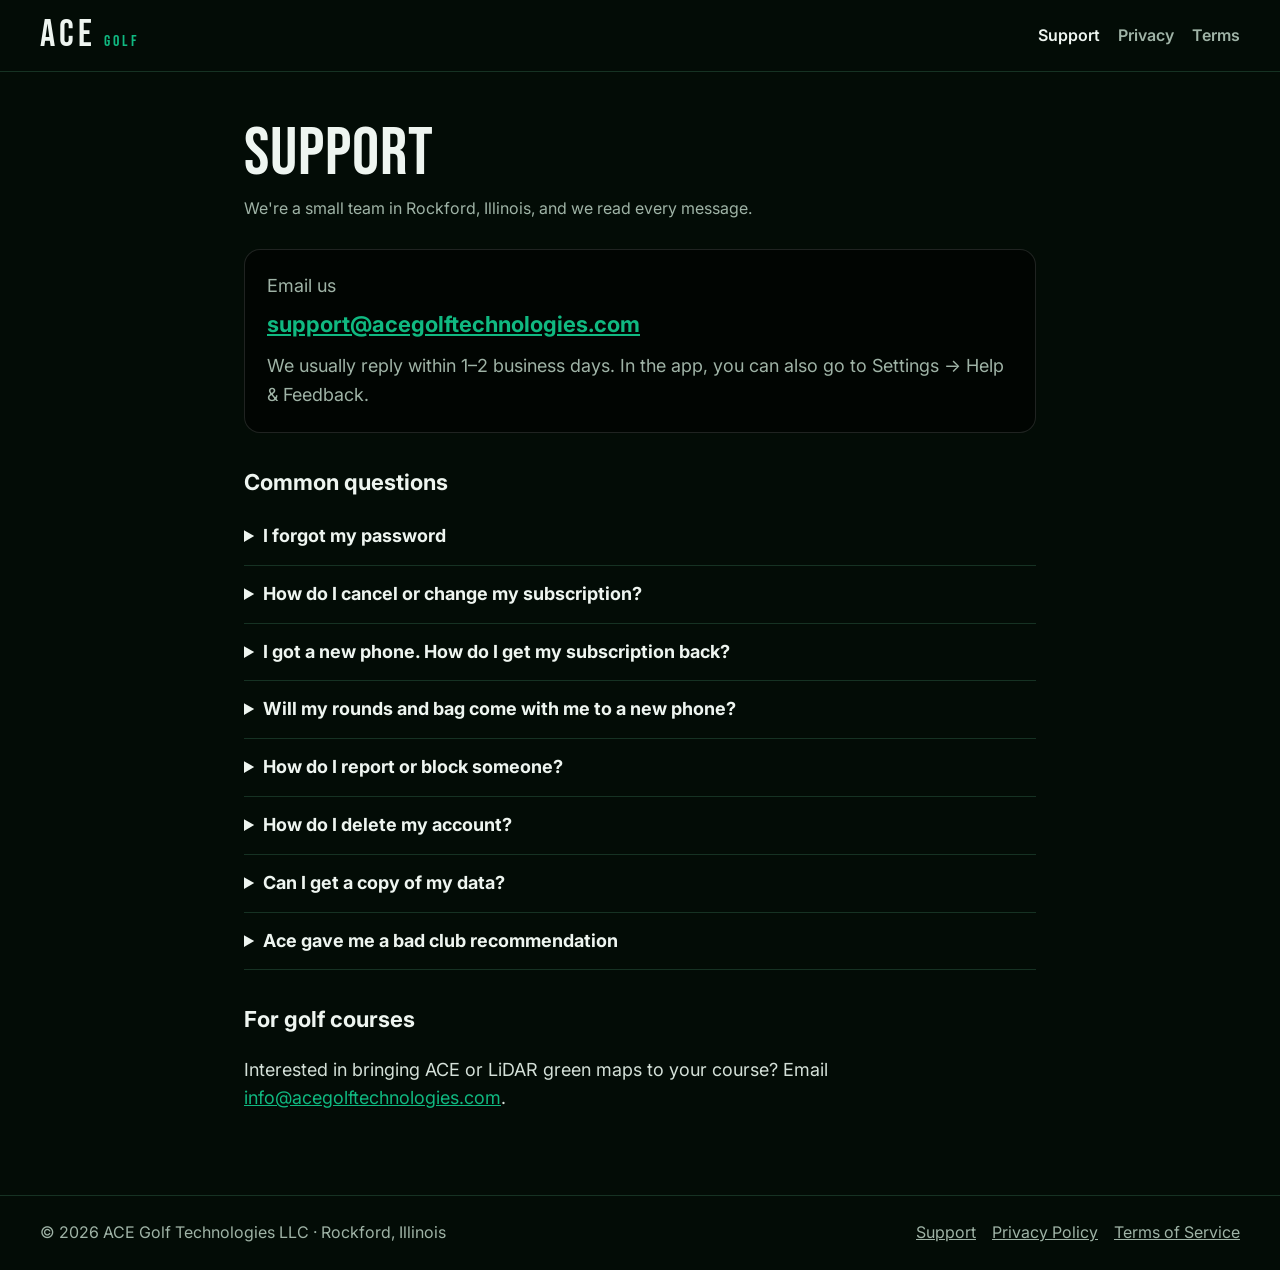
<file: support.html>
<!doctype html>
<html lang="en">
<head>
  <meta charset="utf-8">
  <meta name="viewport" content="width=device-width, initial-scale=1, viewport-fit=cover">
  <title>Support — ACE Golf</title>
  <meta name="description" content="Get help with the ACE Golf app.">
  <link rel="preconnect" href="https://fonts.googleapis.com">
  <link rel="preconnect" href="https://fonts.gstatic.com" crossorigin>
  <link rel="stylesheet" href="https://fonts.googleapis.com/css2?family=Bebas+Neue&family=Inter:wght@400;600;700&display=swap">
  <link rel="stylesheet" href="styles.css">
  <link rel="icon" type="image/png" href="/media/favicon.png">
  <link rel="apple-touch-icon" href="/media/apple-touch-icon.png">
  <meta name="theme-color" content="#030c06">
</head>
<body class="page-doc">
  <header class="site-header">
    <div class="wrap">
      <a class="brand" href="index.html"><span class="brand-mark">ACE</span><span class="brand-sub">GOLF</span></a>
      <nav class="nav" aria-label="Main">
        <a href="support.html" aria-current="page">Support</a>
        <a href="privacy.html">Privacy</a>
        <a href="terms.html">Terms</a>
      </nav>
    </div>
  </header>

  <main class="wrap">
    <article class="doc">
      <h1>Support</h1>
      <p class="updated">We're a small team in Rockford, Illinois, and we read every message.</p>

      <div class="contact-card">
        <p style="margin:0 0 6px;color:var(--muted)">Email us</p>
        <p class="email" style="margin:0"><a href="mailto:support@acegolftechnologies.com">support@acegolftechnologies.com</a></p>
        <p style="margin:10px 0 0;color:var(--muted)">We usually reply within 1–2 business days. In the app, you can also go to Settings → Help &amp; Feedback.</p>
      </div>

      <h2>Common questions</h2>

      <details>
        <summary>I forgot my password</summary>
        <p>On the sign-in screen, tap "Forgot password?", enter your email, and we'll send a 6-digit code to reset it. Check your spam folder if it doesn't show up within a minute.</p>
      </details>

      <details>
        <summary>How do I cancel or change my subscription?</summary>
        <p>Subscriptions are managed by Apple. On your iPhone, open Settings → your name → Subscriptions → ACE, then change or cancel. Cancel at least 24 hours before your renewal date to avoid the next charge. Deleting the app doesn't cancel the subscription.</p>
      </details>

      <details>
        <summary>I got a new phone. How do I get my subscription back?</summary>
        <p>Sign in with your ACE account, then go to Settings → Premium Membership and tap "Restore Purchases". Use the same Apple ID you subscribed with.</p>
      </details>

      <details>
        <summary>Will my rounds and bag come with me to a new phone?</summary>
        <p>Yes. Your rounds, bag, stats and what Ace has learned are backed up to your account. Sign in on the new phone and they come back.</p>
      </details>

      <details>
        <summary>How do I report or block someone?</summary>
        <p>Tap the ⋯ on any post, comment, profile or conversation and choose Report or Block. Blocked golfers' posts, comments and messages are hidden from you, and they aren't told. We review every report within 24 hours. You can see and undo blocks in Settings → Block List.</p>
      </details>

      <details>
        <summary>How do I delete my account?</summary>
        <p>In the app, go to Settings → Delete Account. This permanently deletes your account and the data tied to it. If you have a subscription, cancel it in your iPhone's Settings too.</p>
      </details>

      <details>
        <summary>Can I get a copy of my data?</summary>
        <p>Yes. Email <a href="mailto:support@acegolftechnologies.com">support@acegolftechnologies.com</a> from the email on your account and we'll send it to you.</p>
      </details>

      <details>
        <summary>Ace gave me a bad club recommendation</summary>
        <p>Ace learns your real distances from the shots you log, so its advice gets better the more you play. Make sure your bag distances are right in My Bag, and keep logging shots. Ace is guidance; you always make the final call.</p>
      </details>

      <h2>For golf courses</h2>
      <p>Interested in bringing ACE or LiDAR green maps to your course? Email <a href="mailto:info@acegolftechnologies.com">info@acegolftechnologies.com</a>.</p>
    </article>
  </main>

  <footer class="site-footer">
    <div class="wrap">
      <span>© 2026 ACE Golf Technologies LLC · Rockford, Illinois</span>
      <nav aria-label="Footer">
        <a href="support.html">Support</a>
        <a href="privacy.html">Privacy Policy</a>
        <a href="terms.html">Terms of Service</a>
      </nav>
    </div>
  </footer>
  <button class="to-top" type="button" aria-label="Back to top" hidden>↑</button>
  <script>
    (function () {
      var btn = document.querySelector('.to-top');
      var onScroll = function () { btn.hidden = window.scrollY < 600; };
      window.addEventListener('scroll', onScroll, { passive: true });
      onScroll();
      btn.addEventListener('click', function () {
        var reduce = window.matchMedia('(prefers-reduced-motion: reduce)').matches;
        window.scrollTo({ top: 0, behavior: reduce ? 'auto' : 'smooth' });
      });
    })();
  </script>
</body>
</html>
</file>
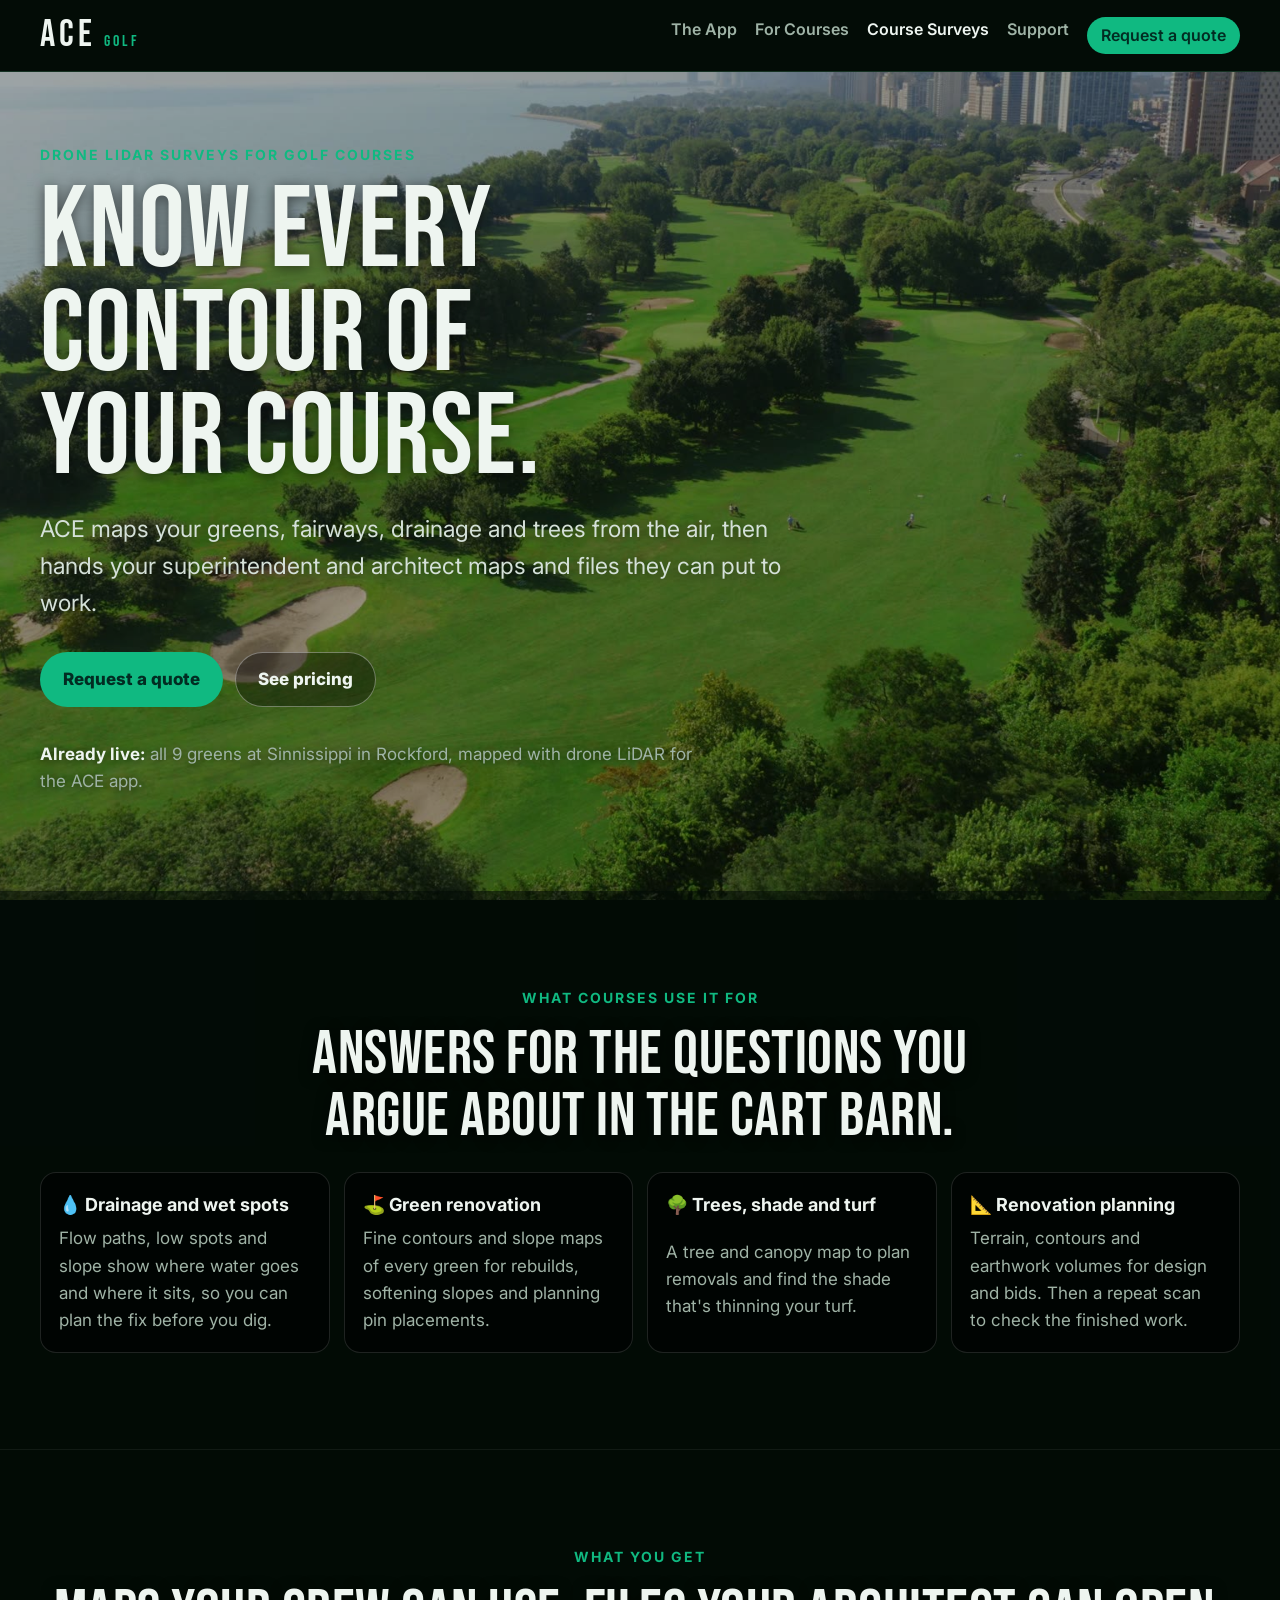
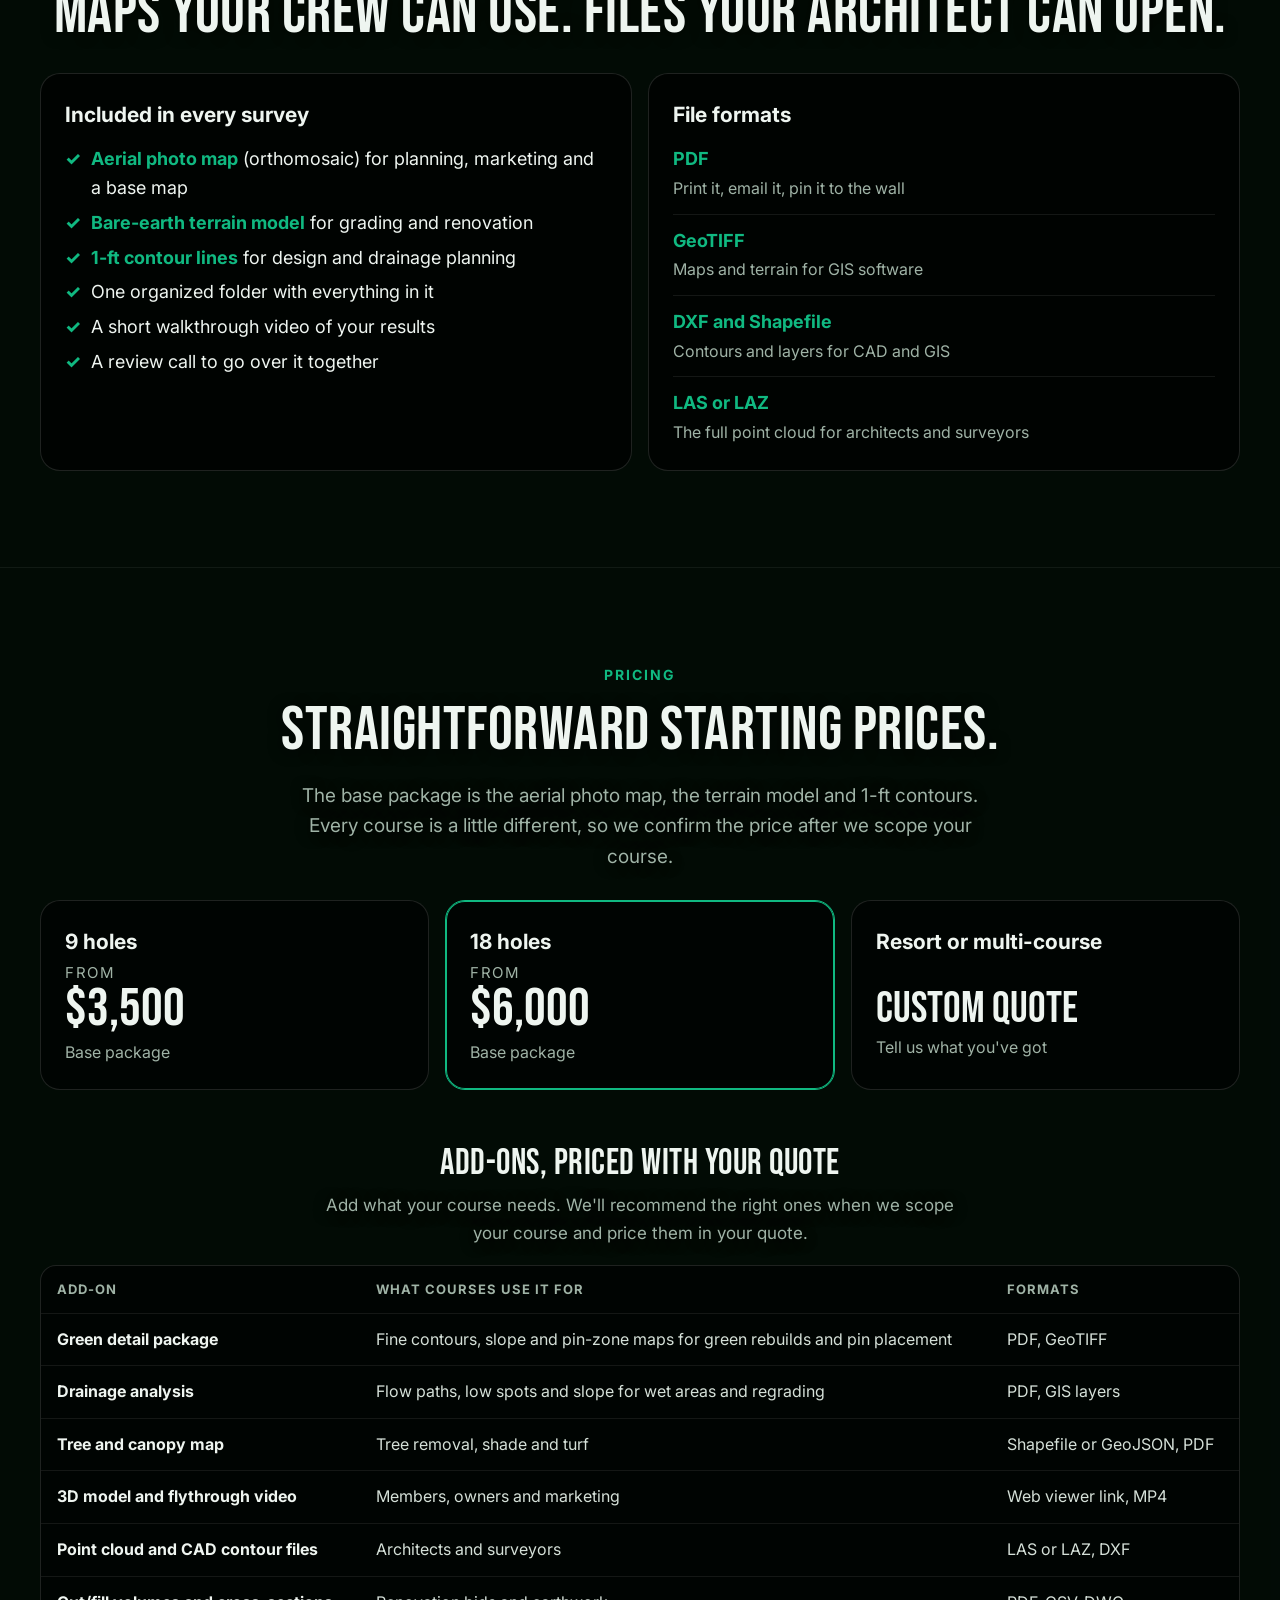
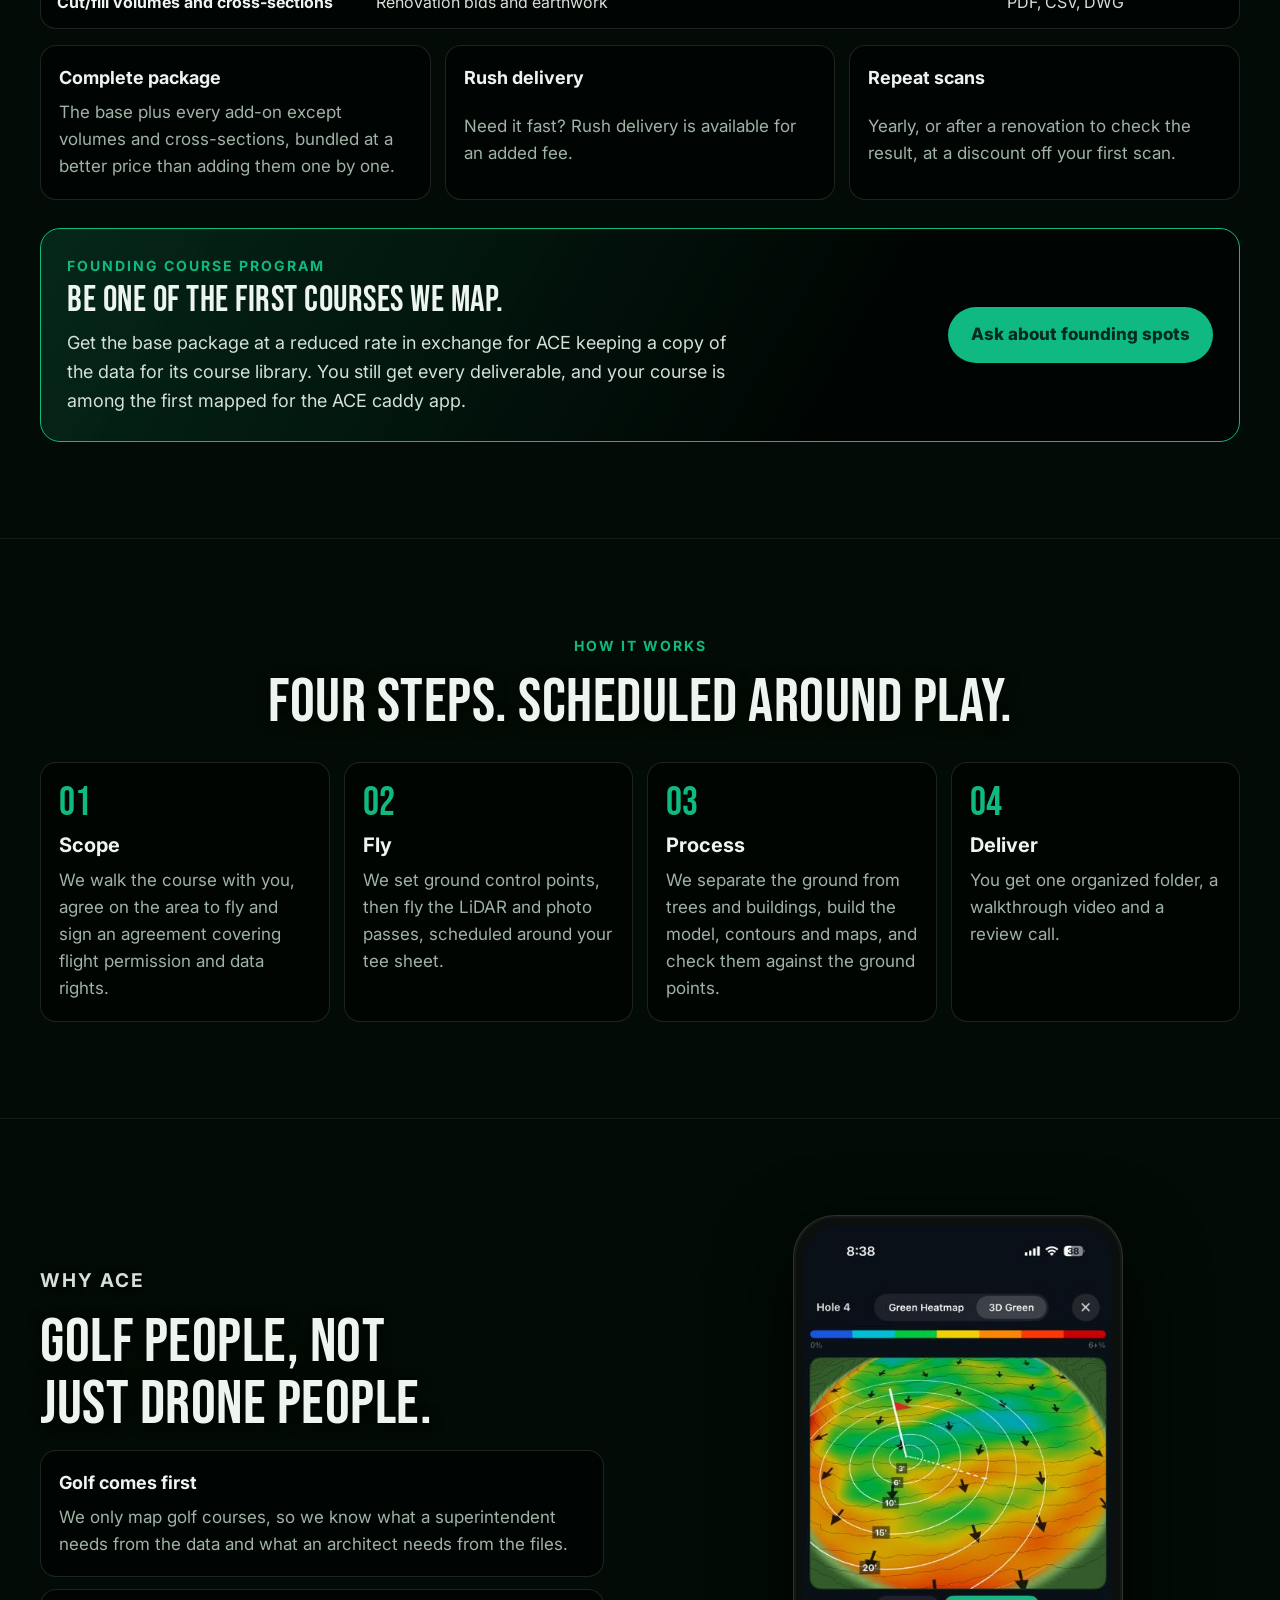
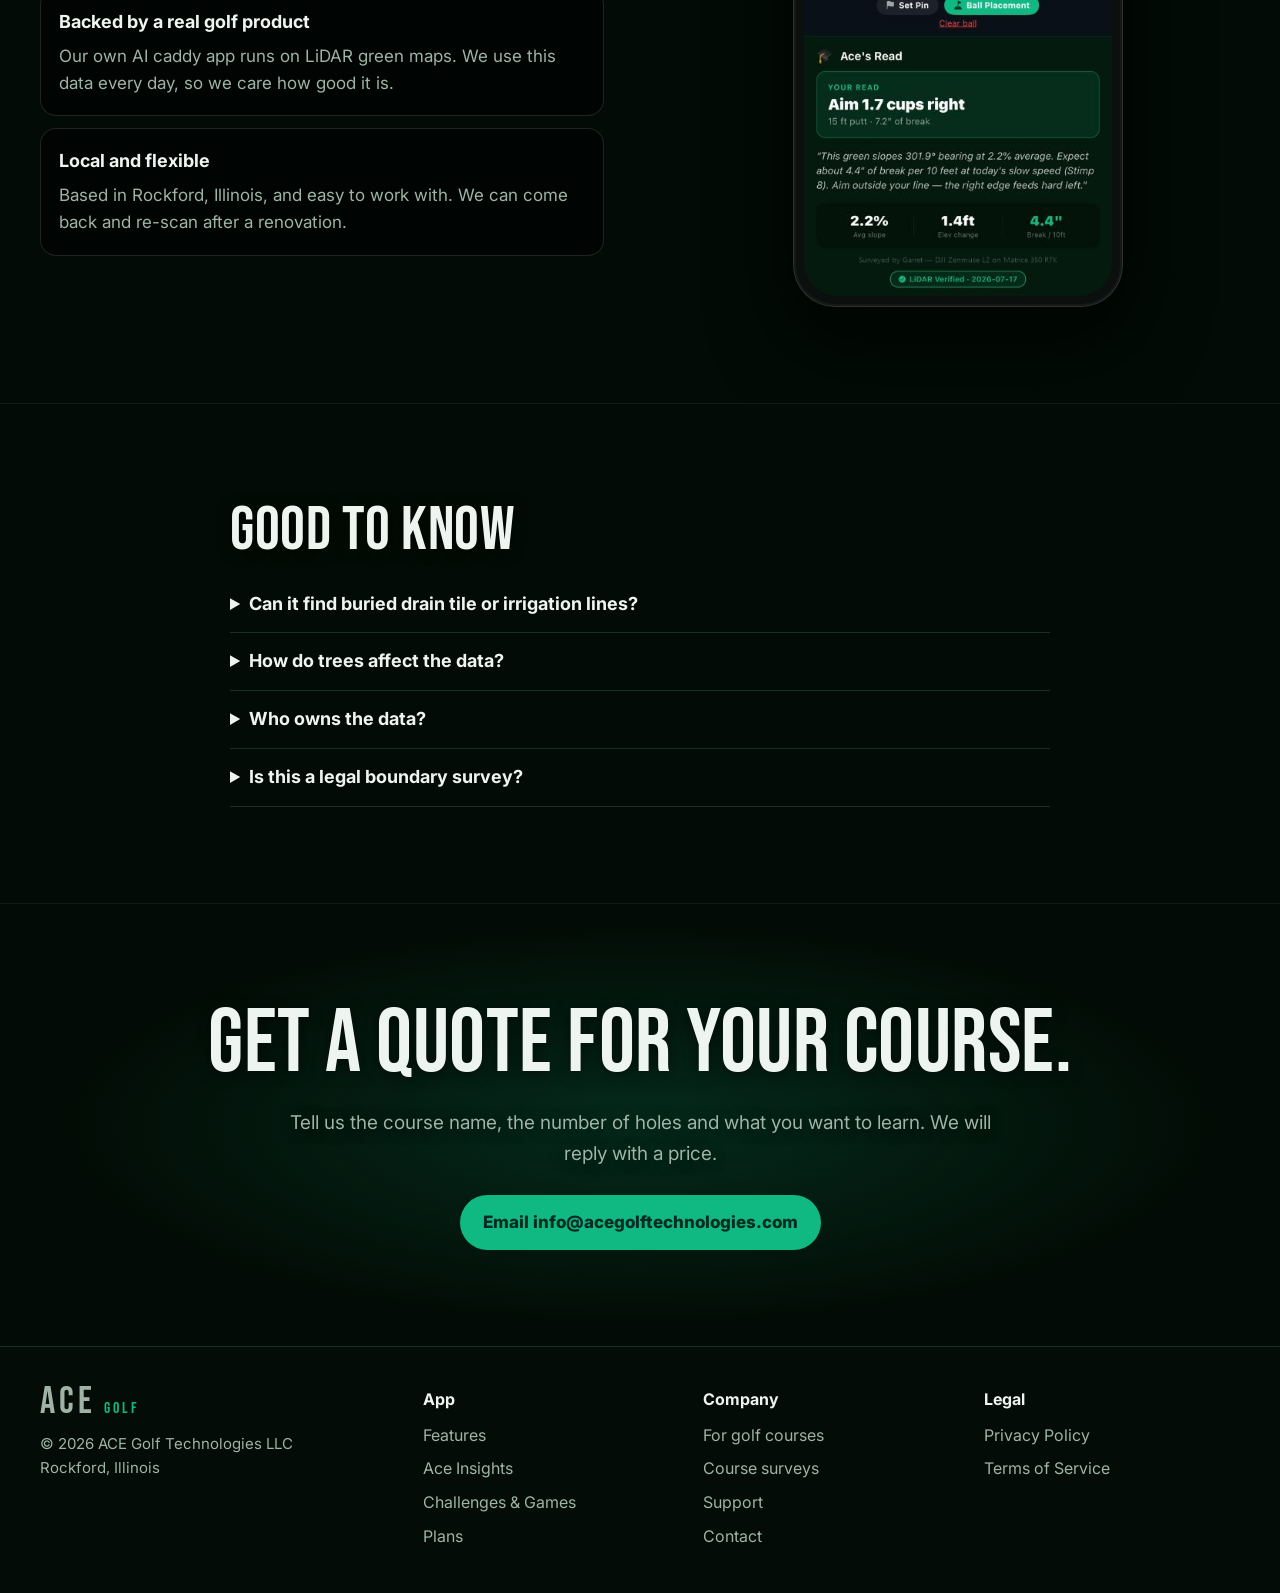
<file: surveys.html>
<!doctype html>
<html lang="en">
<head>
  <meta charset="utf-8">
  <meta name="viewport" content="width=device-width, initial-scale=1, viewport-fit=cover">
  <title>Course Surveys — ACE Golf</title>
  <meta name="description" content="Drone LiDAR surveys for golf courses: aerial photo maps, terrain models, contours, green detail, drainage and tree maps for superintendents and architects. Based in Rockford, Illinois.">
  <link rel="preconnect" href="https://fonts.googleapis.com">
  <link rel="preconnect" href="https://fonts.gstatic.com" crossorigin>
  <link rel="stylesheet" href="https://fonts.googleapis.com/css2?family=Bebas+Neue&family=Inter:wght@400;600;700;800&display=swap">
  <link rel="stylesheet" href="styles.css">
  <link rel="icon" type="image/png" href="/media/favicon.png">
  <link rel="apple-touch-icon" href="/media/apple-touch-icon.png">
  <meta name="theme-color" content="#030c06">
  <link rel="canonical" href="https://acegolftechnologies.com/surveys.html">
  <meta property="og:type" content="website">
  <meta property="og:site_name" content="ACE Golf">
  <meta property="og:title" content="Drone LiDAR surveys for golf courses | ACE Golf">
  <meta property="og:description" content="Know every contour of your course. Aerial maps, terrain models, contours, green detail, drainage and tree maps from drone LiDAR.">
  <meta property="og:url" content="https://acegolftechnologies.com/surveys.html">
  <meta property="og:image" content="https://acegolftechnologies.com/media/og-image.jpg">
  <meta name="twitter:card" content="summary_large_image">
</head>
<body class="page-surveys">
  <header class="site-header">
    <div class="wrap">
      <a class="brand" href="index.html"><span class="brand-mark">ACE</span><span class="brand-sub">GOLF</span></a>
      <nav class="nav" aria-label="Main">
        <a href="index.html">The App</a>
        <a href="index.html#courses">For Courses</a>
        <a href="surveys.html" aria-current="page">Course Surveys</a>
        <a href="support.html">Support</a>
        <a class="nav-cta" href="#contact">Request a quote</a>
      </nav>
    </div>
  </header>

  <main>
    <!-- ── Hero ─────────────────────────────────────────── -->
    <section class="hero page-hero">
      <div class="hero-video" aria-hidden="true">
        <video autoplay muted loop playsinline preload="auto" poster="media/course-poster.jpg">
          <source src="media/course-flyover.mp4" type="video/mp4">
        </video>
      </div>
      <div class="wrap hero-inner">
        <p class="eyebrow">Drone LiDAR surveys for golf courses</p>
        <h1>Know every contour of your course.</h1>
        <p class="lede">ACE maps your greens, fairways, drainage and trees from the air, then hands your superintendent and architect maps and files they can put to work.</p>
        <div class="cta-row">
          <a class="btn btn-primary" href="#contact">Request a quote</a>
          <a class="btn btn-ghost" href="#pricing">See pricing</a>
        </div>
        <p class="proof-line"><strong>Already live:</strong> all 9 greens at Sinnissippi in Rockford, mapped with drone LiDAR for the ACE app.</p>
      </div>
    </section>

    <!-- ── Uses ─────────────────────────────────────────── -->
    <section class="section">
    <div class="wrap center-block">
      <p class="eyebrow">What courses use it for</p>
      <h2>Answers for the questions you argue about in the cart barn.</h2>
      <div class="course-grid survey-uses">
        <div class="mini-card"><b>💧 Drainage and wet spots</b><span>Flow paths, low spots and slope show where water goes and where it sits, so you can plan the fix before you dig.</span></div>
        <div class="mini-card"><b>⛳ Green renovation</b><span>Fine contours and slope maps of every green for rebuilds, softening slopes and planning pin placements.</span></div>
        <div class="mini-card"><b>🌳 Trees, shade and turf</b><span>A tree and canopy map to plan removals and find the shade that's thinning your turf.</span></div>
        <div class="mini-card"><b>📐 Renovation planning</b><span>Terrain, contours and earthwork volumes for design and bids. Then a repeat scan to check the finished work.</span></div>
      </div>
    </div>
    </section>

    <!-- ── What you get ─────────────────────────────────── -->
    <section class="section alt">
    <div class="wrap center-block">
      <p class="eyebrow">What you get</p>
      <h2>Maps your crew can use. Files your architect can open.</h2>
      <div class="survey-panels">
        <div class="plan">
          <h3>Included in every survey</h3>
          <ul class="ticks">
            <li><b>Aerial photo map</b> (orthomosaic) for planning, marketing and a base map</li>
            <li><b>Bare-earth terrain model</b> for grading and renovation</li>
            <li><b>1-ft contour lines</b> for design and drainage planning</li>
            <li>One organized folder with everything in it</li>
            <li>A short walkthrough video of your results</li>
            <li>A review call to go over it together</li>
          </ul>
        </div>
        <div class="plan">
          <h3>File formats</h3>
          <ul class="format-list">
            <li><b>PDF</b><span>Print it, email it, pin it to the wall</span></li>
            <li><b>GeoTIFF</b><span>Maps and terrain for GIS software</span></li>
            <li><b>DXF and Shapefile</b><span>Contours and layers for CAD and GIS</span></li>
            <li><b>LAS or LAZ</b><span>The full point cloud for architects and surveyors</span></li>
          </ul>
        </div>
      </div>
    </div>
    </section>

    <!-- ── Pricing ──────────────────────────────────────── -->
    <section id="pricing" class="section">
    <div class="wrap center-block">
      <p class="eyebrow">Pricing</p>
      <h2>Straightforward starting prices.</h2>
      <p class="lede narrow">The base package is the aerial photo map, the terrain model and 1-ft contours. Every course is a little different, so we confirm the price after we scope your course.</p>
      <div class="plans">
        <div class="plan">
          <h3>9 holes</h3>
          <p class="price"><span class="price-from">From</span>$3,500</p>
          <p class="price-alt">Base package</p>
        </div>
        <div class="plan featured">
          <h3>18 holes</h3>
          <p class="price"><span class="price-from">From</span>$6,000</p>
          <p class="price-alt">Base package</p>
        </div>
        <div class="plan">
          <h3>Resort or multi-course</h3>
          <p class="price price-text">Custom quote</p>
          <p class="price-alt">Tell us what you've got</p>
        </div>
      </div>

      <h3 class="table-title">Add-ons, priced with your quote</h3>
      <p class="lede narrow">Add what your course needs. We'll recommend the right ones when we scope your course and price them in your quote.</p>
      <div class="table-scroll">
        <table class="addons">
          <thead>
            <tr><th scope="col">Add-on</th><th scope="col">What courses use it for</th><th scope="col">Formats</th></tr>
          </thead>
          <tbody>
            <tr><th scope="row">Green detail package</th><td>Fine contours, slope and pin-zone maps for green rebuilds and pin placement</td><td>PDF, GeoTIFF</td></tr>
            <tr><th scope="row">Drainage analysis</th><td>Flow paths, low spots and slope for wet areas and regrading</td><td>PDF, GIS layers</td></tr>
            <tr><th scope="row">Tree and canopy map</th><td>Tree removal, shade and turf</td><td>Shapefile or GeoJSON, PDF</td></tr>
            <tr><th scope="row">3D model and flythrough video</th><td>Members, owners and marketing</td><td>Web viewer link, MP4</td></tr>
            <tr><th scope="row">Point cloud and CAD contour files</th><td>Architects and surveyors</td><td>LAS or LAZ, DXF</td></tr>
            <tr><th scope="row">Cut/fill volumes and cross-sections</th><td>Renovation bids and earthwork</td><td>PDF, CSV, DWG</td></tr>
          </tbody>
        </table>
      </div>

      <div class="price-notes">
        <div class="mini-card"><b>Complete package</b><span>The base plus every add-on except volumes and cross-sections, bundled at a better price than adding them one by one.</span></div>
        <div class="mini-card"><b>Rush delivery</b><span>Need it fast? Rush delivery is available for an added fee.</span></div>
        <div class="mini-card"><b>Repeat scans</b><span>Yearly, or after a renovation to check the result, at a discount off your first scan.</span></div>
      </div>

      <div class="founding">
        <div>
          <p class="eyebrow">Founding course program</p>
          <h3>Be one of the first courses we map.</h3>
          <p>Get the base package at a reduced rate in exchange for ACE keeping a copy of the data for its course library. You still get every deliverable, and your course is among the first mapped for the ACE caddy app.</p>
        </div>
        <a class="btn btn-primary" href="mailto:info@acegolftechnologies.com?subject=Founding%20course%20program">Ask about founding spots</a>
      </div>
    </div>
    </section>

    <!-- ── How it works ─────────────────────────────────── -->
    <section class="section alt">
    <div class="wrap center-block">
      <p class="eyebrow">How it works</p>
      <h2>Four steps. Scheduled around play.</h2>
      <ol class="steps">
        <li><b>Scope</b><span>We walk the course with you, agree on the area to fly and sign an agreement covering flight permission and data rights.</span></li>
        <li><b>Fly</b><span>We set ground control points, then fly the LiDAR and photo passes, scheduled around your tee sheet.</span></li>
        <li><b>Process</b><span>We separate the ground from trees and buildings, build the model, contours and maps, and check them against the ground points.</span></li>
        <li><b>Deliver</b><span>You get one organized folder, a walkthrough video and a review call.</span></li>
      </ol>
    </div>
    </section>

    <!-- ── Why ACE ──────────────────────────────────────── -->
    <section class="section">
    <div class="wrap row">
      <div class="row-text">
        <p class="eyebrow">Why ACE</p>
        <h2>Golf people, not just drone people.</h2>
        <div class="why-cards">
          <div class="mini-card"><b>Golf comes first</b><span>We only map golf courses, so we know what a superintendent needs from the data and what an architect needs from the files.</span></div>
          <div class="mini-card"><b>Backed by a real golf product</b><span>Our own AI caddy app runs on LiDAR green maps. We use this data every day, so we care how good it is.</span></div>
          <div class="mini-card"><b>Local and flexible</b><span>Based in Rockford, Illinois, and easy to work with. We can come back and re-scan after a renovation.</span></div>
        </div>
      </div>
      <div class="phone shot">
        <img src="media/screens/green-hole4.png" width="400" height="870" loading="lazy" alt="LiDAR 3D green map of Sinnissippi hole 4 in the ACE app, showing slope colors and break arrows.">
      </div>
    </div>
    </section>

    <!-- ── FAQ ──────────────────────────────────────────── -->
    <section class="section alt">
    <div class="wrap faq">
      <h2>Good to know</h2>
      <details><summary>Can it find buried drain tile or irrigation lines?</summary><p>No. LiDAR maps the surface only. It shows where water flows and collects on top of the ground, but it can't see what's buried under it.</p></details>
      <details><summary>How do trees affect the data?</summary><p>LiDAR reaches the ground through gaps in the canopy, but very dense evergreens reduce ground coverage under them. Fall and winter flights give the best view under deciduous trees.</p></details>
      <details><summary>Who owns the data?</summary><p>Your course gets every deliverable. Data rights are written into the agreement before we fly. In the founding course program, ACE also keeps a copy for its course library.</p></details>
      <details><summary>Is this a legal boundary survey?</summary><p>No. ACE provides mapping and data. A legal boundary or stamped survey needs a licensed land surveyor.</p></details>
    </div>
    </section>

    <!-- ── Contact ──────────────────────────────────────── -->
    <section id="contact" class="section final">
    <div class="wrap center-block">
      <h2 class="contact-title">Get a quote for your course.</h2>
      <p class="lede narrow">Tell us the course name, the number of holes and what you want to learn. We will reply with a price.</p>
      <div class="cta-row center-row">
        <a class="btn btn-primary" href="mailto:info@acegolftechnologies.com?subject=Course%20survey%20quote">Email info@acegolftechnologies.com</a>
      </div>
    </div>
    </section>
  </main>

  <footer class="site-footer">
    <div class="wrap footer-cols">
      <div>
        <a class="brand" href="index.html"><span class="brand-mark">ACE</span><span class="brand-sub">GOLF</span></a>
        <p class="foot-note">© 2026 ACE Golf Technologies LLC<br>Rockford, Illinois</p>
      </div>
      <div>
        <h4>App</h4>
        <a href="index.html#features">Features</a>
        <a href="index.html#insights">Ace Insights</a>
        <a href="index.html#games">Challenges &amp; Games</a>
        <a href="index.html#plans">Plans</a>
      </div>
      <div>
        <h4>Company</h4>
        <a href="index.html#courses">For golf courses</a>
        <a href="surveys.html">Course surveys</a>
        <a href="support.html">Support</a>
        <a href="mailto:info@acegolftechnologies.com">Contact</a>
      </div>
      <div>
        <h4>Legal</h4>
        <a href="privacy.html">Privacy Policy</a>
        <a href="terms.html">Terms of Service</a>
      </div>
    </div>
  </footer>
  <button class="to-top" type="button" aria-label="Back to top" hidden>↑</button>
  <script>
    (function () {
      var btn = document.querySelector('.to-top');
      var onScroll = function () { btn.hidden = window.scrollY < 600; };
      window.addEventListener('scroll', onScroll, { passive: true });
      onScroll();
      btn.addEventListener('click', function () {
        var reduce = window.matchMedia('(prefers-reduced-motion: reduce)').matches;
        window.scrollTo({ top: 0, behavior: reduce ? 'auto' : 'smooth' });
      });
    })();
  </script>
</body>
</html>
</file>
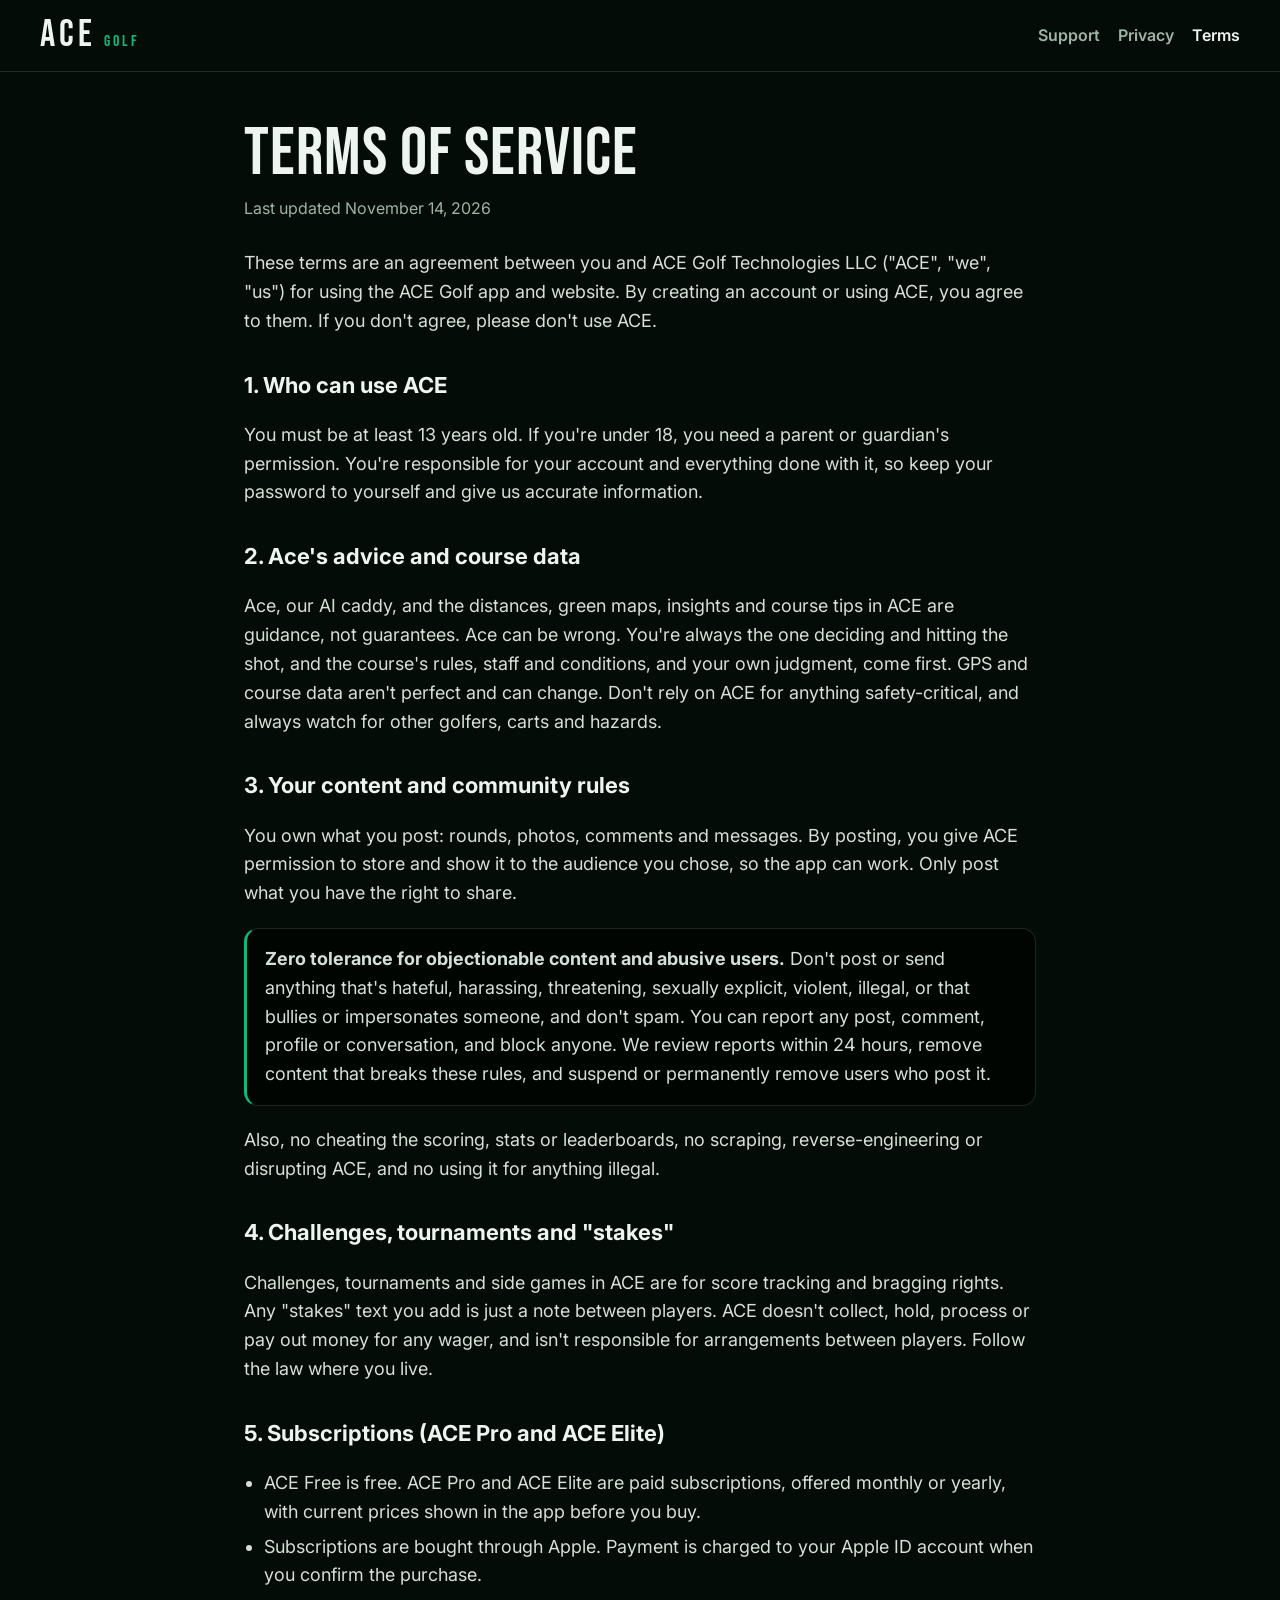
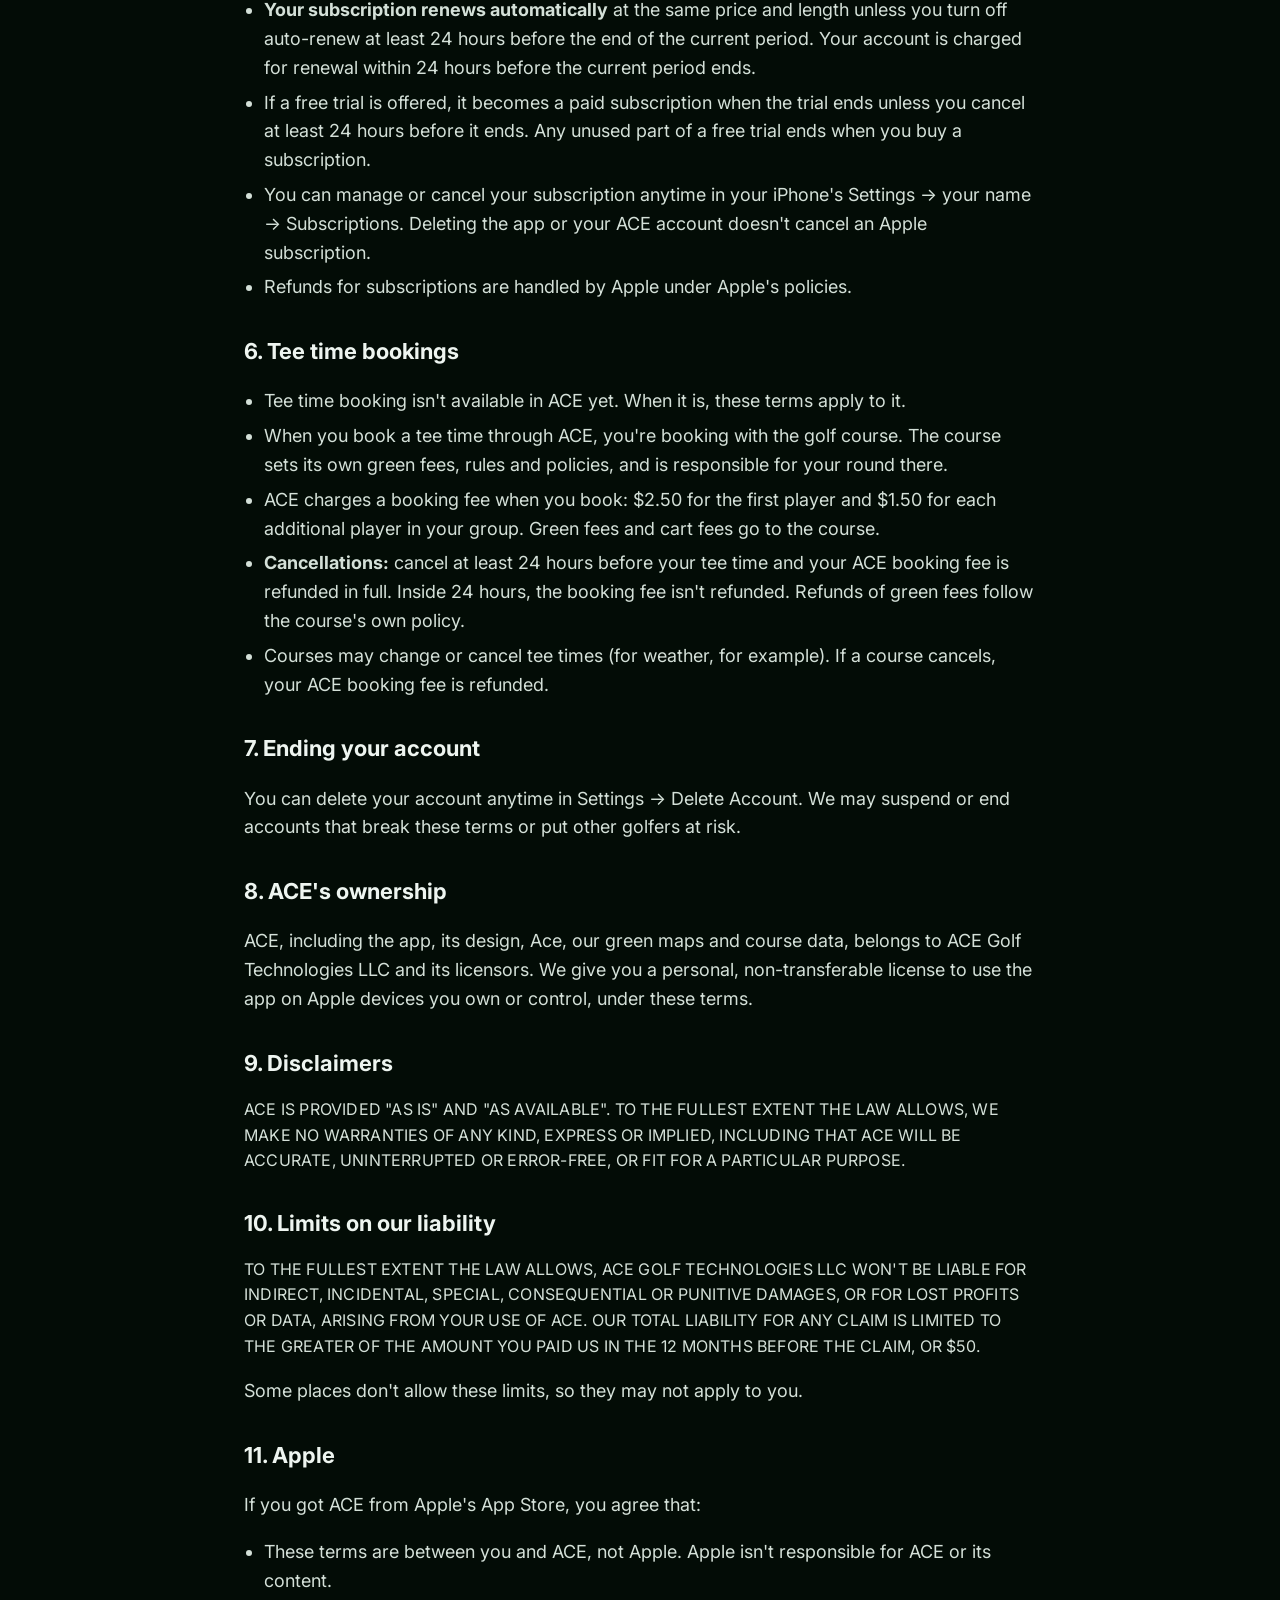
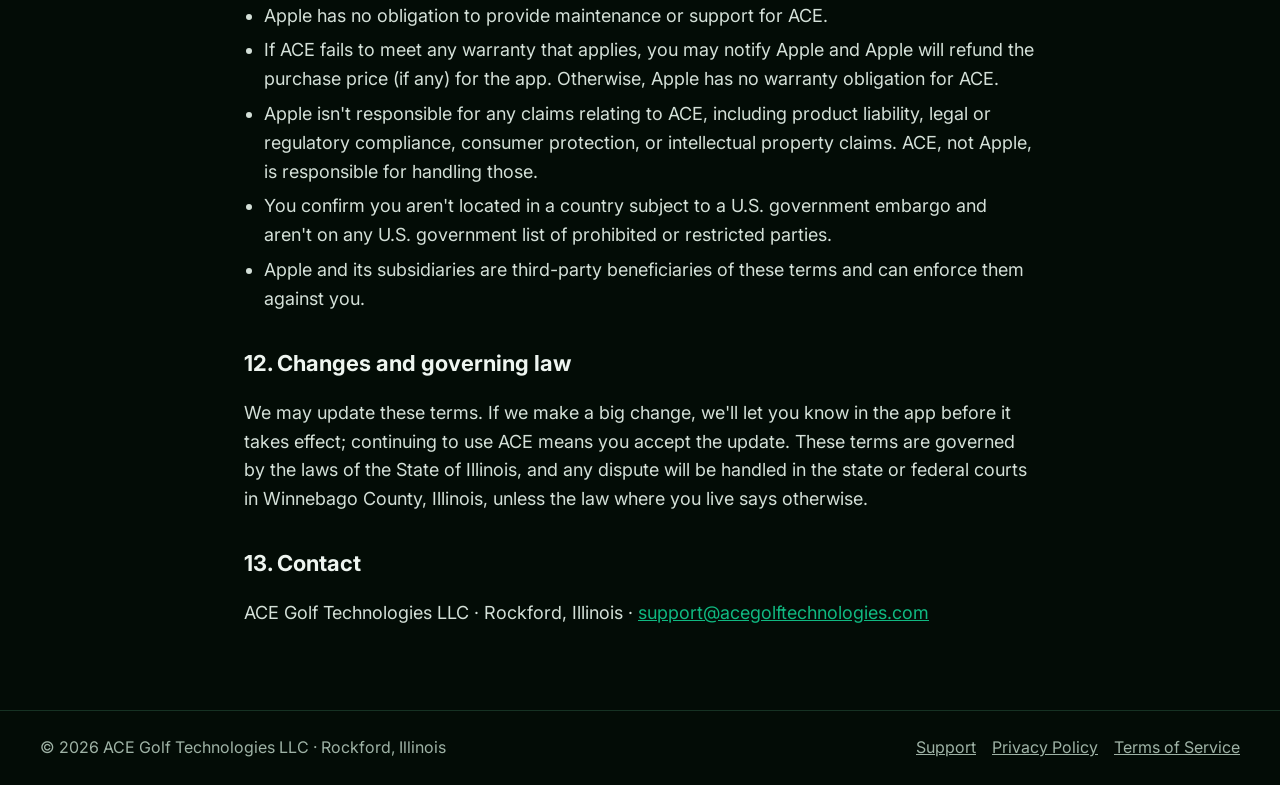
<file: terms.html>
<!doctype html>
<html lang="en">
<head>
  <meta charset="utf-8">
  <meta name="viewport" content="width=device-width, initial-scale=1, viewport-fit=cover">
  <title>Terms of Service — ACE Golf</title>
  <meta name="description" content="The terms for using the ACE Golf app.">
  <link rel="preconnect" href="https://fonts.googleapis.com">
  <link rel="preconnect" href="https://fonts.gstatic.com" crossorigin>
  <link rel="stylesheet" href="https://fonts.googleapis.com/css2?family=Bebas+Neue&family=Inter:wght@400;600;700&display=swap">
  <link rel="stylesheet" href="styles.css">
  <link rel="icon" type="image/png" href="/media/favicon.png">
  <link rel="apple-touch-icon" href="/media/apple-touch-icon.png">
  <meta name="theme-color" content="#030c06">
</head>
<body class="page-doc">
  <header class="site-header">
    <div class="wrap">
      <a class="brand" href="index.html"><span class="brand-mark">ACE</span><span class="brand-sub">GOLF</span></a>
      <nav class="nav" aria-label="Main">
        <a href="support.html">Support</a>
        <a href="privacy.html">Privacy</a>
        <a href="terms.html" aria-current="page">Terms</a>
      </nav>
    </div>
  </header>

  <main class="wrap">
    <article class="doc">
      <h1>Terms of Service</h1>
      <p class="updated">Last updated November 14, 2026</p>

      <p>These terms are an agreement between you and ACE Golf Technologies LLC ("ACE", "we", "us") for using the ACE Golf app and website. By creating an account or using ACE, you agree to them. If you don't agree, please don't use ACE.</p>

      <h2>1. Who can use ACE</h2>
      <p>You must be at least 13 years old. If you're under 18, you need a parent or guardian's permission. You're responsible for your account and everything done with it, so keep your password to yourself and give us accurate information.</p>

      <h2>2. Ace's advice and course data</h2>
      <p>Ace, our AI caddy, and the distances, green maps, insights and course tips in ACE are guidance, not guarantees. Ace can be wrong. You're always the one deciding and hitting the shot, and the course's rules, staff and conditions, and your own judgment, come first. GPS and course data aren't perfect and can change. Don't rely on ACE for anything safety-critical, and always watch for other golfers, carts and hazards.</p>

      <h2>3. Your content and community rules</h2>
      <p>You own what you post: rounds, photos, comments and messages. By posting, you give ACE permission to store and show it to the audience you chose, so the app can work. Only post what you have the right to share.</p>
      <div class="callout">
        <p><strong>Zero tolerance for objectionable content and abusive users.</strong> Don't post or send anything that's hateful, harassing, threatening, sexually explicit, violent, illegal, or that bullies or impersonates someone, and don't spam. You can report any post, comment, profile or conversation, and block anyone. We review reports within 24 hours, remove content that breaks these rules, and suspend or permanently remove users who post it.</p>
      </div>
      <p>Also, no cheating the scoring, stats or leaderboards, no scraping, reverse-engineering or disrupting ACE, and no using it for anything illegal.</p>

      <h2>4. Challenges, tournaments and "stakes"</h2>
      <p>Challenges, tournaments and side games in ACE are for score tracking and bragging rights. Any "stakes" text you add is just a note between players. ACE doesn't collect, hold, process or pay out money for any wager, and isn't responsible for arrangements between players. Follow the law where you live.</p>

      <h2>5. Subscriptions (ACE Pro and ACE Elite)</h2>
      <ul>
        <li>ACE Free is free. ACE Pro and ACE Elite are paid subscriptions, offered monthly or yearly, with current prices shown in the app before you buy.</li>
        <li>Subscriptions are bought through Apple. Payment is charged to your Apple ID account when you confirm the purchase.</li>
        <li><strong>Your subscription renews automatically</strong> at the same price and length unless you turn off auto-renew at least 24 hours before the end of the current period. Your account is charged for renewal within 24 hours before the current period ends.</li>
        <li>If a free trial is offered, it becomes a paid subscription when the trial ends unless you cancel at least 24 hours before it ends. Any unused part of a free trial ends when you buy a subscription.</li>
        <li>You can manage or cancel your subscription anytime in your iPhone's Settings → your name → Subscriptions. Deleting the app or your ACE account doesn't cancel an Apple subscription.</li>
        <li>Refunds for subscriptions are handled by Apple under Apple's policies.</li>
      </ul>

      <h2>6. Tee time bookings</h2>
      <ul>
        <li>Tee time booking isn't available in ACE yet. When it is, these terms apply to it.</li>
        <li>When you book a tee time through ACE, you're booking with the golf course. The course sets its own green fees, rules and policies, and is responsible for your round there.</li>
        <li>ACE charges a booking fee when you book: $2.50 for the first player and $1.50 for each additional player in your group. Green fees and cart fees go to the course.</li>
        <li><strong>Cancellations:</strong> cancel at least 24 hours before your tee time and your ACE booking fee is refunded in full. Inside 24 hours, the booking fee isn't refunded. Refunds of green fees follow the course's own policy.</li>
        <li>Courses may change or cancel tee times (for weather, for example). If a course cancels, your ACE booking fee is refunded.</li>
      </ul>

      <h2>7. Ending your account</h2>
      <p>You can delete your account anytime in Settings → Delete Account. We may suspend or end accounts that break these terms or put other golfers at risk.</p>

      <h2>8. ACE's ownership</h2>
      <p>ACE, including the app, its design, Ace, our green maps and course data, belongs to ACE Golf Technologies LLC and its licensors. We give you a personal, non-transferable license to use the app on Apple devices you own or control, under these terms.</p>

      <h2>9. Disclaimers</h2>
      <p class="caps">ACE is provided "as is" and "as available". To the fullest extent the law allows, we make no warranties of any kind, express or implied, including that ACE will be accurate, uninterrupted or error-free, or fit for a particular purpose.</p>

      <h2>10. Limits on our liability</h2>
      <p class="caps">To the fullest extent the law allows, ACE Golf Technologies LLC won't be liable for indirect, incidental, special, consequential or punitive damages, or for lost profits or data, arising from your use of ACE. Our total liability for any claim is limited to the greater of the amount you paid us in the 12 months before the claim, or $50.</p>
      <p>Some places don't allow these limits, so they may not apply to you.</p>

      <h2>11. Apple</h2>
      <p>If you got ACE from Apple's App Store, you agree that:</p>
      <ul>
        <li>These terms are between you and ACE, not Apple. Apple isn't responsible for ACE or its content.</li>
        <li>Apple has no obligation to provide maintenance or support for ACE.</li>
        <li>If ACE fails to meet any warranty that applies, you may notify Apple and Apple will refund the purchase price (if any) for the app. Otherwise, Apple has no warranty obligation for ACE.</li>
        <li>Apple isn't responsible for any claims relating to ACE, including product liability, legal or regulatory compliance, consumer protection, or intellectual property claims. ACE, not Apple, is responsible for handling those.</li>
        <li>You confirm you aren't located in a country subject to a U.S. government embargo and aren't on any U.S. government list of prohibited or restricted parties.</li>
        <li>Apple and its subsidiaries are third-party beneficiaries of these terms and can enforce them against you.</li>
      </ul>

      <h2>12. Changes and governing law</h2>
      <p>We may update these terms. If we make a big change, we'll let you know in the app before it takes effect; continuing to use ACE means you accept the update. These terms are governed by the laws of the State of Illinois, and any dispute will be handled in the state or federal courts in Winnebago County, Illinois, unless the law where you live says otherwise.</p>

      <h2>13. Contact</h2>
      <p>ACE Golf Technologies LLC · Rockford, Illinois · <a href="mailto:support@acegolftechnologies.com">support@acegolftechnologies.com</a></p>
    </article>
  </main>

  <footer class="site-footer">
    <div class="wrap">
      <span>© 2026 ACE Golf Technologies LLC · Rockford, Illinois</span>
      <nav aria-label="Footer">
        <a href="support.html">Support</a>
        <a href="privacy.html">Privacy Policy</a>
        <a href="terms.html">Terms of Service</a>
      </nav>
    </div>
  </footer>
  <button class="to-top" type="button" aria-label="Back to top" hidden>↑</button>
  <script>
    (function () {
      var btn = document.querySelector('.to-top');
      var onScroll = function () { btn.hidden = window.scrollY < 600; };
      window.addEventListener('scroll', onScroll, { passive: true });
      onScroll();
      btn.addEventListener('click', function () {
        var reduce = window.matchMedia('(prefers-reduced-motion: reduce)').matches;
        window.scrollTo({ top: 0, behavior: reduce ? 'auto' : 'smooth' });
      });
    })();
  </script>
</body>
</html>
</file>
<file: styles.css>
:root {
  --bg: #030c06;
  --bg-raised: #0a1a10;
  --line: #163223;
  --ink: #eef5f0;
  --muted: #9fb3a6;
  --green: #10b981;
  --green-soft: rgba(16, 185, 129, 0.12);
  --font-display: "Bebas Neue", "Arial Narrow", Impact, sans-serif;
  --font-body: "Inter", system-ui, -apple-system, "Segoe UI", Roboto, sans-serif;
}

* { box-sizing: border-box; }
html { -webkit-text-size-adjust: 100%; background: var(--bg); }
main { flex: 1; }
body {
  margin: 0;
  background: var(--bg);
  min-height: 100vh;
  display: flex;
  flex-direction: column;
  color: var(--ink);
  font-family: var(--font-body);
  font-size: 18px;
  line-height: 1.6;
}
a { color: var(--green); }
a:hover { text-decoration: none; }

.wrap {
  max-width: 1240px;
  margin: 0 auto;
  padding-left: max(20px, env(safe-area-inset-left, 0px));
  padding-right: max(20px, env(safe-area-inset-right, 0px));
}

/* Header and footer are solid. */
.site-header, .site-footer { position: relative; z-index: 2; background: var(--bg); }

/* Full-width section bands, tinted glass over the moving course, alternating tones edge to edge. */
.section { position: relative; z-index: 1; width: 100%; background: rgba(3,12,6,0.56); }
.section.alt { background: rgba(3,12,6,0.44); border-top: 1px solid rgba(255,255,255,0.06); border-bottom: 1px solid rgba(255,255,255,0.06); }
.section.final { background: radial-gradient(ellipse at center, rgba(16,185,129,0.18), transparent 65%), rgba(3,12,6,0.52); }
/* The tint is light enough to see the course, so big text gets a soft shadow to stay crisp. */
.section h2, .section .lede, .hero h1, .hero .lede { text-shadow: 0 2px 14px rgba(0,0,0,0.55); }
.row-text > p, .row-text > .ticks li, .hero .proof, .proof-line { text-shadow: 0 1px 8px rgba(0,0,0,0.6); }

/* The course flyover stays fixed behind the whole page; the hero shows it clearest. */
.hero {
  position: relative; z-index: 1;
  min-height: calc(100vh - 70px); min-height: calc(100svh - 70px);
  display: flex; align-items: center;
  padding-block: 72px 96px;
  background: linear-gradient(90deg, rgba(3,12,6,0.6) 0%, rgba(3,12,6,0.2) 55%, rgba(3,12,6,0) 100%);
}
.hero-video { position: fixed; inset: 0; z-index: 0; background: var(--bg); }
.hero-video video { width: 100%; height: 100%; object-fit: cover; display: block; }
.hero-video::after { content: ""; position: absolute; inset: 0; background: rgba(3,12,6,0.28); }
.hero-inner { position: relative; z-index: 1; width: 100%; }
.scroll-hint {
  position: absolute; z-index: 1; left: 50%; bottom: 18px; transform: translateX(-50%);
  color: rgba(255,255,255,0.7); text-decoration: none; font-size: 30px; line-height: 1;
  animation: bob 2.2s ease-in-out infinite;
}
@keyframes bob { 0%, 100% { transform: translate(-50%, 0); } 50% { transform: translate(-50%, 6px); } }
@media (prefers-reduced-motion: reduce) {
  .hero-video video { display: none; }
  .hero-video { background: url("media/course-poster.jpg") center / cover; }
  .scroll-hint { animation: none; }
}

/* Header */
.site-header { border-bottom: 1px solid var(--line); }
.site-header .wrap { display: flex; align-items: center; justify-content: space-between; gap: 16px; padding-block: 16px; flex-wrap: wrap; }
.brand { display: flex; align-items: baseline; gap: 8px; text-decoration: none; color: var(--ink); }
.brand-mark { font-family: var(--font-display); font-size: 38px; letter-spacing: 4px; line-height: 1; }
.brand-sub { font-family: var(--font-display); font-size: 16px; letter-spacing: 3px; color: var(--green); }
.nav { display: flex; gap: 18px; flex-wrap: wrap; }
.nav a { color: var(--muted); text-decoration: none; font-size: 16px; font-weight: 600; }
.nav a:hover, .nav a[aria-current="page"] { color: var(--ink); }

/* Home */
.eyebrow { font-size: 14px; letter-spacing: 2px; text-transform: uppercase; color: var(--green); font-weight: 700; margin: 0 0 14px; }
.hero h1 { font-family: var(--font-display); font-weight: 400; font-size: clamp(60px, 9vw, 132px); line-height: 0.9; letter-spacing: 1px; margin: 0 0 20px; text-wrap: balance; max-width: 14ch; }
.hero p.lede { font-size: clamp(19px, 1.8vw, 24px); color: #d4e0d8; max-width: 56ch; margin: 0 0 30px; }
.badge {
  display: inline-flex; align-items: center; gap: 8px;
  border: 1px solid var(--green); color: var(--green); background: rgba(0,0,0,0.55);
  border-radius: 999px; padding: 8px 16px; font-weight: 700; font-size: 16px;
}
.features { display: grid; grid-template-columns: repeat(auto-fit, minmax(250px, 1fr)); gap: 14px; padding-block: 8px 64px; }
.feature {
  background: rgba(0,0,0,0.62); border: 1px solid rgba(255,255,255,0.1); border-radius: 16px; padding: 20px;
  -webkit-backdrop-filter: blur(6px); backdrop-filter: blur(6px);
}
.feature h2 { font-size: 19px; margin: 0 0 6px; }
.feature p { margin: 0; color: var(--muted); font-size: 17px; }
.feature .icon { font-size: 22px; margin-bottom: 8px; display: block; }

/* ── Home page sections ─────────────────────────────────────────────── */
.nav-cta { background: var(--green); color: #022c22 !important; padding: 6px 14px; border-radius: 999px; }
.nav-cta:hover { filter: brightness(1.08); }

.cta-row { display: flex; gap: 12px; flex-wrap: wrap; margin-bottom: 34px; }
.btn {
  display: inline-flex; align-items: center; justify-content: center; gap: 8px;
  padding: 13px 22px; border-radius: 999px; font-weight: 800; font-size: 17px;
  text-decoration: none; border: 1px solid transparent; text-align: center;
}
.btn-primary { background: var(--green); color: #022c22; }
.btn-primary:hover { filter: brightness(1.08); }
.btn-ghost { border-color: rgba(255,255,255,0.35); color: var(--ink); background: rgba(0,0,0,0.35); }
.btn-ghost:hover { border-color: var(--ink); }
.btn-static { cursor: default; }

.proof { list-style: none; padding: 0; margin: 0; display: flex; flex-wrap: wrap; gap: 10px 28px; color: var(--muted); font-size: 17px; }
.proof strong { color: var(--ink); }

.rows { display: grid; gap: 96px; padding-block: 96px; }
.row { display: grid; grid-template-columns: 1fr 1fr; gap: 72px; align-items: center; }
.section > .row.wrap { padding-block: 96px; }
.row-text p { font-size: 19px; }
.row.flip .row-text { order: 2; }
.row-text { min-width: 0; }
.row-text h2, .center-block h2, .courses-block h2, .faq h2, .final-cta h2 {
  font-family: var(--font-display); font-weight: 400; letter-spacing: 0.5px; line-height: 1;
  font-size: clamp(40px, 6vw, 62px); margin: 0 0 14px; text-wrap: balance;
}
.row-text p { color: #d4e0d8; margin: 0 0 16px; max-width: 54ch; }
.ticks { list-style: none; padding: 0; margin: 0; display: grid; gap: 8px; }
.ticks li { padding-left: 26px; position: relative; color: var(--ink); }
.ticks li::before { content: "✓"; position: absolute; left: 0; color: var(--green); font-weight: 800; }

/* Phone mockups (stand-ins until real screenshots) */
.phone {
  justify-self: center; width: min(330px, 100%); aspect-ratio: 9 / 18.5; max-width: 100%;
  border-radius: 42px; padding: 10px; background: #0b0f0d;
  border: 1px solid rgba(255,255,255,0.14);
  box-shadow: 0 30px 80px rgba(0,0,0,0.6), inset 0 0 0 2px rgba(255,255,255,0.04);
}
.screen {
  height: 100%; border-radius: 33px; background: #0c1017; overflow: hidden;
  padding: 26px 14px 14px; display: flex; flex-direction: column; gap: 10px; font-size: 13px;
}
.s-top { color: var(--muted); font-size: 11px; font-weight: 700; letter-spacing: 0.6px; text-transform: uppercase; text-align: center; padding-bottom: 6px; border-bottom: 1px solid rgba(255,255,255,0.06); }
.bubble { border-radius: 16px; padding: 10px 12px; line-height: 1.45; }
.bubble.me { background: #047857; color: #fff; align-self: flex-end; max-width: 85%; border-bottom-right-radius: 4px; }
.bubble.ace { background: #131c26; border: 1px solid #1e2d3d; color: #e5ece8; border-bottom-left-radius: 4px; }
.ace-tag { display: block; font-family: var(--font-display); letter-spacing: 2px; color: var(--green); font-size: 13px; margin-bottom: 2px; }
.chip-row { display: flex; flex-wrap: wrap; gap: 6px; margin-top: auto; }
.mini-chip { font-size: 11px; font-weight: 700; padding: 5px 9px; border-radius: 999px; background: rgba(16,185,129,0.12); color: #6ee7b7; border: 1px solid rgba(16,185,129,0.3); }

.green-map {
  flex: 1; border-radius: 50% 46% 52% 48%; position: relative; margin: 6px 4px;
  background:
    radial-gradient(circle at 30% 30%, #f97316 0 8%, transparent 26%),
    radial-gradient(circle at 70% 65%, #2563eb 0 10%, transparent 30%),
    radial-gradient(circle at 45% 55%, #eab308 0 12%, transparent 34%),
    radial-gradient(circle at 60% 40%, #22c55e 0 20%, transparent 50%),
    #16a34a;
  opacity: 0.9; box-shadow: inset 0 0 40px rgba(0,0,0,0.45);
}
.green-map .pin { position: absolute; top: 34%; left: 60%; font-size: 22px; }
.green-map .ball { position: absolute; bottom: 18%; left: 26%; color: #fff; font-size: 14px; text-shadow: 0 0 4px #000; }
.green-map .arrow { position: absolute; color: rgba(255,255,255,0.85); font-size: 22px; font-weight: 800; text-shadow: 0 1px 3px rgba(0,0,0,0.6); }
.a1 { top: 22%; left: 22%; } .a2 { top: 48%; left: 40%; } .a3 { top: 64%; left: 64%; }
.read { background: #131c26; border: 1px solid #1e2d3d; border-radius: 14px; padding: 10px 12px; display: grid; gap: 2px; }
.read span { color: var(--muted); font-size: 12px; }

.yardage { flex: 1; display: flex; flex-direction: column; align-items: center; justify-content: center; gap: 4px; }
.y-label { color: var(--green); font-weight: 800; letter-spacing: 1px; text-transform: uppercase; font-size: 12px; }
.y-big { font-family: var(--font-display); font-size: 110px; line-height: 0.9; }
.y-sub { color: var(--muted); font-size: 12px; }
.fcb { display: grid; grid-template-columns: repeat(3, 1fr); gap: 6px; }
.fcb div { background: #131c26; border: 1px solid #1e2d3d; border-radius: 12px; padding: 8px; text-align: center; display: grid; }
.fcb span { color: var(--muted); font-size: 10px; text-transform: uppercase; letter-spacing: 0.5px; }
.fcb b { font-size: 20px; }

.insights-screen { background: #052e16; }
.s-brand { font-family: var(--font-display); font-size: 22px; letter-spacing: 3px; }
.s-brand span { color: var(--green); font-size: 13px; }
.score-row { display: grid; grid-template-columns: repeat(3, 1fr); gap: 6px; }
.score-row div { background: rgba(255,255,255,0.07); border-radius: 10px; padding: 8px 4px; text-align: center; display: grid; }
.score-row .main { background: rgba(16,185,129,0.15); border: 1px solid rgba(16,185,129,0.3); }
.score-row b { font-size: 20px; } .score-row .main b { color: var(--green); }
.score-row span { font-size: 9px; color: rgba(255,255,255,0.45); text-transform: uppercase; letter-spacing: 0.5px; }
.stat-box { background: rgba(16,185,129,0.1); border: 1px solid rgba(16,185,129,0.25); border-radius: 12px; padding: 10px; line-height: 1.45; }
.stat-title { display: block; font-size: 9px; font-weight: 800; letter-spacing: 1.2px; color: var(--green); margin-bottom: 4px; }
.ins { font-size: 12px; color: rgba(255,255,255,0.7); padding-top: 6px; border-top: 1px solid rgba(255,255,255,0.06); }
.ins b { color: #4ade80; }

.stories { display: flex; gap: 10px; justify-content: center; }
.story { width: 46px; height: 46px; border-radius: 50%; display: grid; place-items: center; background: #1a2535; border: 2px solid rgba(255,255,255,0.15); font-weight: 800; font-size: 12px; position: relative; }
.story.live { border-color: var(--green); }
.story i { position: absolute; bottom: -8px; font-style: normal; font-size: 8px; font-weight: 800; background: #ef4444; padding: 1px 4px; border-radius: 4px; }
.feed-card { background: #131c26; border: 1px solid #1e2d3d; border-radius: 14px; padding: 10px 12px; display: grid; gap: 3px; }
.feed-card span { color: var(--muted); font-size: 12px; }

.center-block { text-align: center; padding-block: 96px; }
.courses-block { padding-block: 96px; }
.center-block .lede.narrow, .final-cta .lede.narrow { margin-left: auto; margin-right: auto; }
.lede.narrow { max-width: 60ch; color: var(--muted); font-size: 19px; }
.games { list-style: none; padding: 0; margin: 26px 0 14px; display: flex; flex-wrap: wrap; gap: 10px; justify-content: center; }
.games li { background: rgba(0,0,0,0.55); border: 1px solid rgba(255,255,255,0.14); border-radius: 999px; padding: 9px 16px; font-weight: 700; font-size: 16px; }
.fine { color: var(--muted); font-size: 15px; margin: 14px auto 0; max-width: 62ch; }

.plans { display: grid; grid-template-columns: repeat(auto-fit, minmax(240px, 1fr)); gap: 16px; margin-top: 28px; text-align: left; }
.plan { background: rgba(0,0,0,0.62); border: 1px solid rgba(255,255,255,0.12); border-radius: 20px; padding: 24px; position: relative; }
.plan.featured { border-color: var(--green); box-shadow: 0 0 0 1px var(--green) inset; }
.plan-badge { position: absolute; top: -12px; left: 24px; background: var(--green); color: #022c22; font-size: 13px; font-weight: 800; padding: 4px 10px; border-radius: 999px; }
.plan h3 { margin: 0 0 6px; font-size: 21px; }
.price { font-family: var(--font-display); font-size: 54px; line-height: 1; margin: 0; }
.price span { font-family: var(--font-body); font-size: 17px; color: var(--muted); margin-left: 4px; }
.price-alt { color: var(--muted); font-size: 16px; margin: 4px 0 0; }
.plan ul { padding-left: 18px; margin: 16px 0 0; color: #d4e0d8; display: grid; gap: 6px; }

.courses-block { text-align: center; }
.course-grid { display: grid; grid-template-columns: repeat(auto-fit, minmax(220px, 1fr)); gap: 14px; margin: 24px 0 28px; text-align: left; }
.mini-card { background: rgba(0,0,0,0.55); border: 1px solid rgba(255,255,255,0.12); border-radius: 16px; padding: 18px; display: grid; gap: 6px; }
.mini-card span { color: var(--muted); font-size: 17px; }

.faq { padding-block: 96px; max-width: 860px; }
.final-cta { padding-block: 96px; }

/* Floating back-to-top button, bottom right. */
.to-top {
  position: fixed; z-index: 20;
  right: calc(20px + env(safe-area-inset-right, 0px));
  bottom: calc(20px + env(safe-area-inset-bottom, 0px));
  width: 52px; height: 52px; border-radius: 50%;
  display: grid; place-items: center;
  background: var(--green); color: #022c22; border: 0; cursor: pointer;
  font: 800 24px/1 var(--font-body);
  box-shadow: 0 10px 30px rgba(0,0,0,0.5);
  transition: transform 0.15s ease, filter 0.15s ease;
}
.to-top:hover { transform: translateY(-2px); filter: brightness(1.08); }
.to-top:focus-visible { outline: 3px solid #fff; outline-offset: 3px; }
.to-top[hidden] { display: none; }

/* Staff side: feature grid under the screenshots. */
.staff-more .course-grid { margin: 0 0 32px; grid-template-columns: repeat(auto-fit, minmax(300px, 1fr)); }
.center-cta { text-align: center; }
.rows .games-block { padding-block: 0; }
.ticks li b { color: var(--green); }

/* Real app screenshots inside the phone frame. */
.phone.shot { aspect-ratio: auto; height: auto; }
.phone.shot img { display: block; width: 100%; height: auto; border-radius: 33px; }
.phone-pair { justify-self: center; display: grid; width: min(470px, 100%); padding-bottom: 40px; }
.phone-pair .phone { grid-area: 1 / 1; width: 70%; }
.phone-pair .back { justify-self: end; transform: translateY(40px) rotate(4deg); opacity: 0.85; }
.phone-pair .front { justify-self: start; z-index: 1; transform: rotate(-2deg); }
.final-cta h2 { font-size: clamp(48px, 7vw, 92px) !important; }

.footer-cols { display: grid !important; grid-template-columns: 1.4fr repeat(3, 1fr); gap: 24px; padding-block: 36px !important; }
.footer-cols h4 { color: var(--ink); font-size: 16px; margin: 4px 0 10px; }
.footer-cols a:not(.brand) { display: block; color: var(--muted); text-decoration: none; margin-bottom: 8px; font-size: 16px; }
.footer-cols a:not(.brand):hover { color: var(--ink); }
.foot-note { margin: 10px 0 0; font-size: 15px; }

/* ── Course surveys page ─────────────────────────────────────────────── */
.page-hero { min-height: calc(78vh - 70px); min-height: calc(78svh - 70px); }
.page-hero h1 { max-width: 16ch; }
.proof-line { color: var(--muted); font-size: 17px; margin: 0; max-width: 60ch; }
.proof-line strong { color: var(--ink); }
.survey-uses { margin-bottom: 0; }
.survey-uses.course-grid { grid-template-columns: repeat(auto-fit, minmax(240px, 1fr)); }
.survey-panels { display: grid; grid-template-columns: repeat(auto-fit, minmax(300px, 1fr)); gap: 16px; margin-top: 28px; text-align: left; }
.survey-panels h3 { margin: 0 0 14px; font-size: 21px; }
.survey-panels .ticks { padding-left: 0; margin: 0; }
.format-list { list-style: none; padding: 0 !important; margin: 0 !important; display: grid; gap: 12px !important; }
.format-list li { display: grid; gap: 2px; padding-bottom: 12px; border-bottom: 1px solid rgba(255,255,255,0.08); }
.format-list li:last-child { border-bottom: 0; padding-bottom: 0; }
.format-list b { color: var(--green); }
.format-list span { color: var(--muted); font-size: 16px; }
.price-from { display: block; margin: 0 0 2px !important; font-size: 15px !important; text-transform: uppercase; letter-spacing: 1.5px; }
.price-text { font-size: 44px; padding-top: 22px; }
.table-title { font-family: var(--font-display); font-weight: 400; font-size: 36px; letter-spacing: 0.5px; line-height: 1; margin: 56px 0 10px; }
.table-title + .lede.narrow { margin: 0 auto 18px; font-size: 17px; }
.table-scroll { overflow-x: auto; border: 1px solid rgba(255,255,255,0.12); border-radius: 16px; background: rgba(0,0,0,0.62); text-align: left; }
.addons { width: 100%; border-collapse: collapse; font-size: 16px; min-width: 560px; }
.addons th, .addons td { padding: 13px 16px; border-bottom: 1px solid rgba(255,255,255,0.08); vertical-align: top; }
.addons thead th { color: var(--muted); font-size: 13px; letter-spacing: 1px; text-transform: uppercase; font-weight: 700; }
.addons tbody th { color: var(--ink); font-weight: 700; }
.addons td { color: #d4e0d8; }
.addons tbody tr:last-child th, .addons tbody tr:last-child td { border-bottom: 0; }
.price-notes { display: grid; grid-template-columns: repeat(auto-fit, minmax(240px, 1fr)); gap: 14px; margin-top: 16px; text-align: left; }
.founding {
  margin-top: 28px; text-align: left; display: flex; gap: 24px; align-items: center; justify-content: space-between; flex-wrap: wrap;
  border: 1px solid var(--green); border-radius: 20px; padding: 26px; background: linear-gradient(120deg, rgba(16,185,129,0.16), rgba(0,0,0,0.62) 70%);
}
.founding > div { flex: 1 1 380px; min-width: 0; }
.founding .eyebrow { margin-bottom: 6px; }
.founding h3 { font-family: var(--font-display); font-weight: 400; font-size: 36px; letter-spacing: 0.5px; line-height: 1; margin: 0 0 10px; }
.founding p:not(.eyebrow) { margin: 0; color: #d4e0d8; max-width: 62ch; }
.steps { list-style: none; padding: 0; margin: 28px 0 0; display: grid; grid-template-columns: repeat(auto-fit, minmax(220px, 1fr)); gap: 14px; text-align: left; counter-reset: step; }
.steps li { counter-increment: step; background: rgba(0,0,0,0.55); border: 1px solid rgba(255,255,255,0.12); border-radius: 16px; padding: 20px 18px 18px; display: grid; gap: 6px; align-content: start; }
.steps li::before { content: "0" counter(step); font-family: var(--font-display); font-size: 40px; line-height: 1; color: var(--green); }
.steps b { font-size: 20px; }
.steps span { color: var(--muted); font-size: 17px; }
.why-cards { display: grid; gap: 12px; margin-top: 8px; }
.contact-title { font-size: clamp(48px, 7vw, 92px) !important; }
.center-row { justify-content: center; margin: 26px 0 0; }

@media (max-width: 860px) {
  .page-hero { min-height: auto; }
  .row { grid-template-columns: 1fr; gap: 36px; }
  .row.flip .row-text { order: 0; }
  .final-cta { text-align: center; }
  .phone.shot { width: min(300px, 100%); }
  .phone-pair .phone { width: 66%; }
  .rows { gap: 72px; padding-block: 64px; }
  .section > .row.wrap, .center-block, .courses-block, .faq { padding-block: 64px; }
  .hero { padding-block: 48px 80px; }
  .hero { background: linear-gradient(180deg, rgba(3,12,6,0.25) 0%, rgba(3,12,6,0.5) 100%); }
  .footer-cols { grid-template-columns: 1fr 1fr; }
  .nav { gap: 12px; align-items: center; }
  .page-home .nav a[href^="#"]:not(.nav-cta) { display: none; }
}

/* Documents */
.doc { padding-block: 48px 64px; max-width: 72ch; }
.doc h1 { font-family: var(--font-display); font-weight: 400; font-size: clamp(44px, 8vw, 68px); line-height: 1; letter-spacing: 1px; margin: 0 0 8px; }
.doc .updated { color: var(--muted); font-size: 16px; margin: 0 0 28px; }
.doc h2 { font-size: 22px; margin: 32px 0 8px; }
.doc p, .doc li { color: #d4e0d8; }
.doc ul { padding-left: 20px; }
.doc li { margin-bottom: 6px; }
.callout { background: rgba(0,0,0,0.55); border: 1px solid rgba(255,255,255,0.12); border-left: 3px solid var(--green); border-radius: 14px; padding: 16px 18px; margin: 20px 0; }
.callout p { margin: 0; }
.caps { text-transform: uppercase; font-size: 16px; letter-spacing: 0.2px; }

/* Support */
.contact-card { background: rgba(0,0,0,0.55); border: 1px solid rgba(255,255,255,0.12); border-radius: 16px; padding: 22px; margin: 8px 0 32px; }
.contact-card .email { font-size: 22px; font-weight: 700; word-break: break-all; }
details { border-bottom: 1px solid var(--line); padding-block: 14px; }
summary { cursor: pointer; font-weight: 700; }
details p { margin: 10px 0 0; }

/* Footer */
.site-footer { border-top: 1px solid var(--line); color: var(--muted); font-size: 16px; }
.site-footer .wrap { padding-block: 24px; display: flex; gap: 12px 24px; flex-wrap: wrap; justify-content: space-between; }
.site-footer nav { display: flex; gap: 16px; flex-wrap: wrap; }
.site-footer a { color: var(--muted); }
</file>
